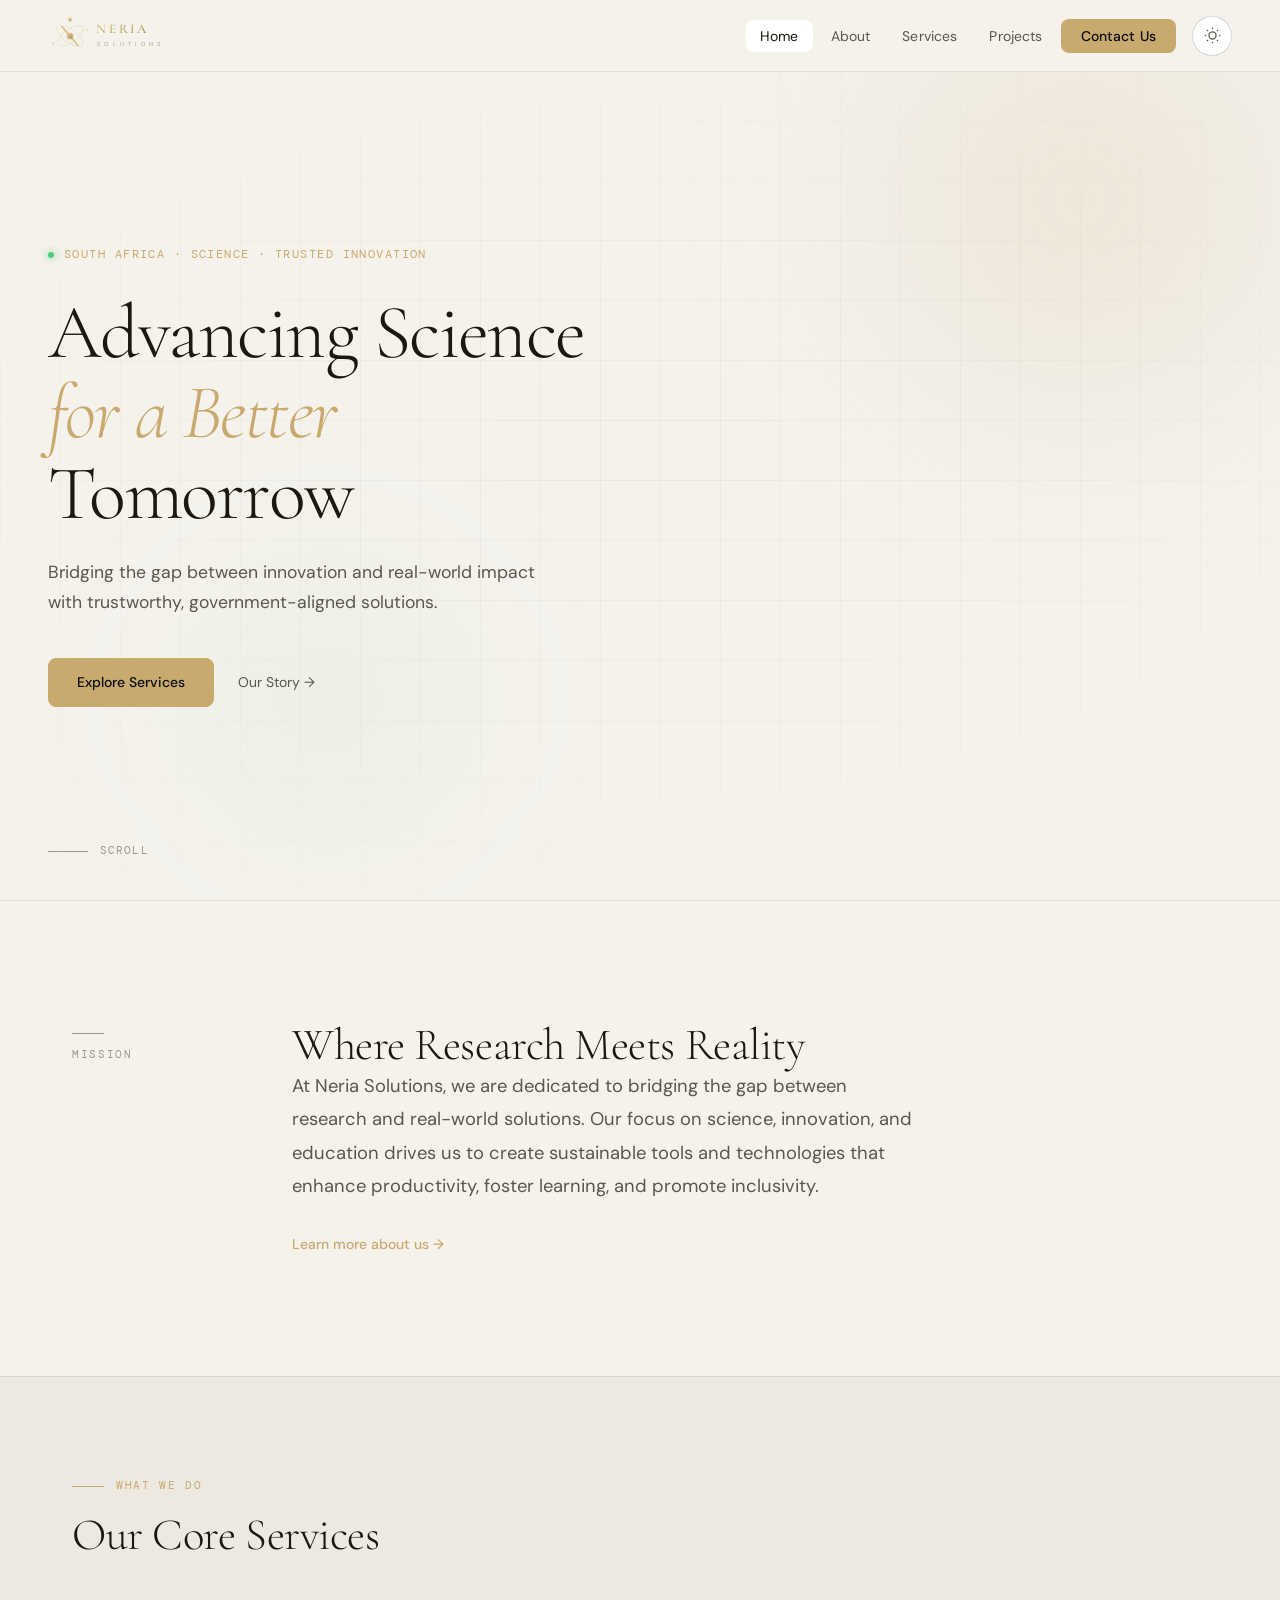
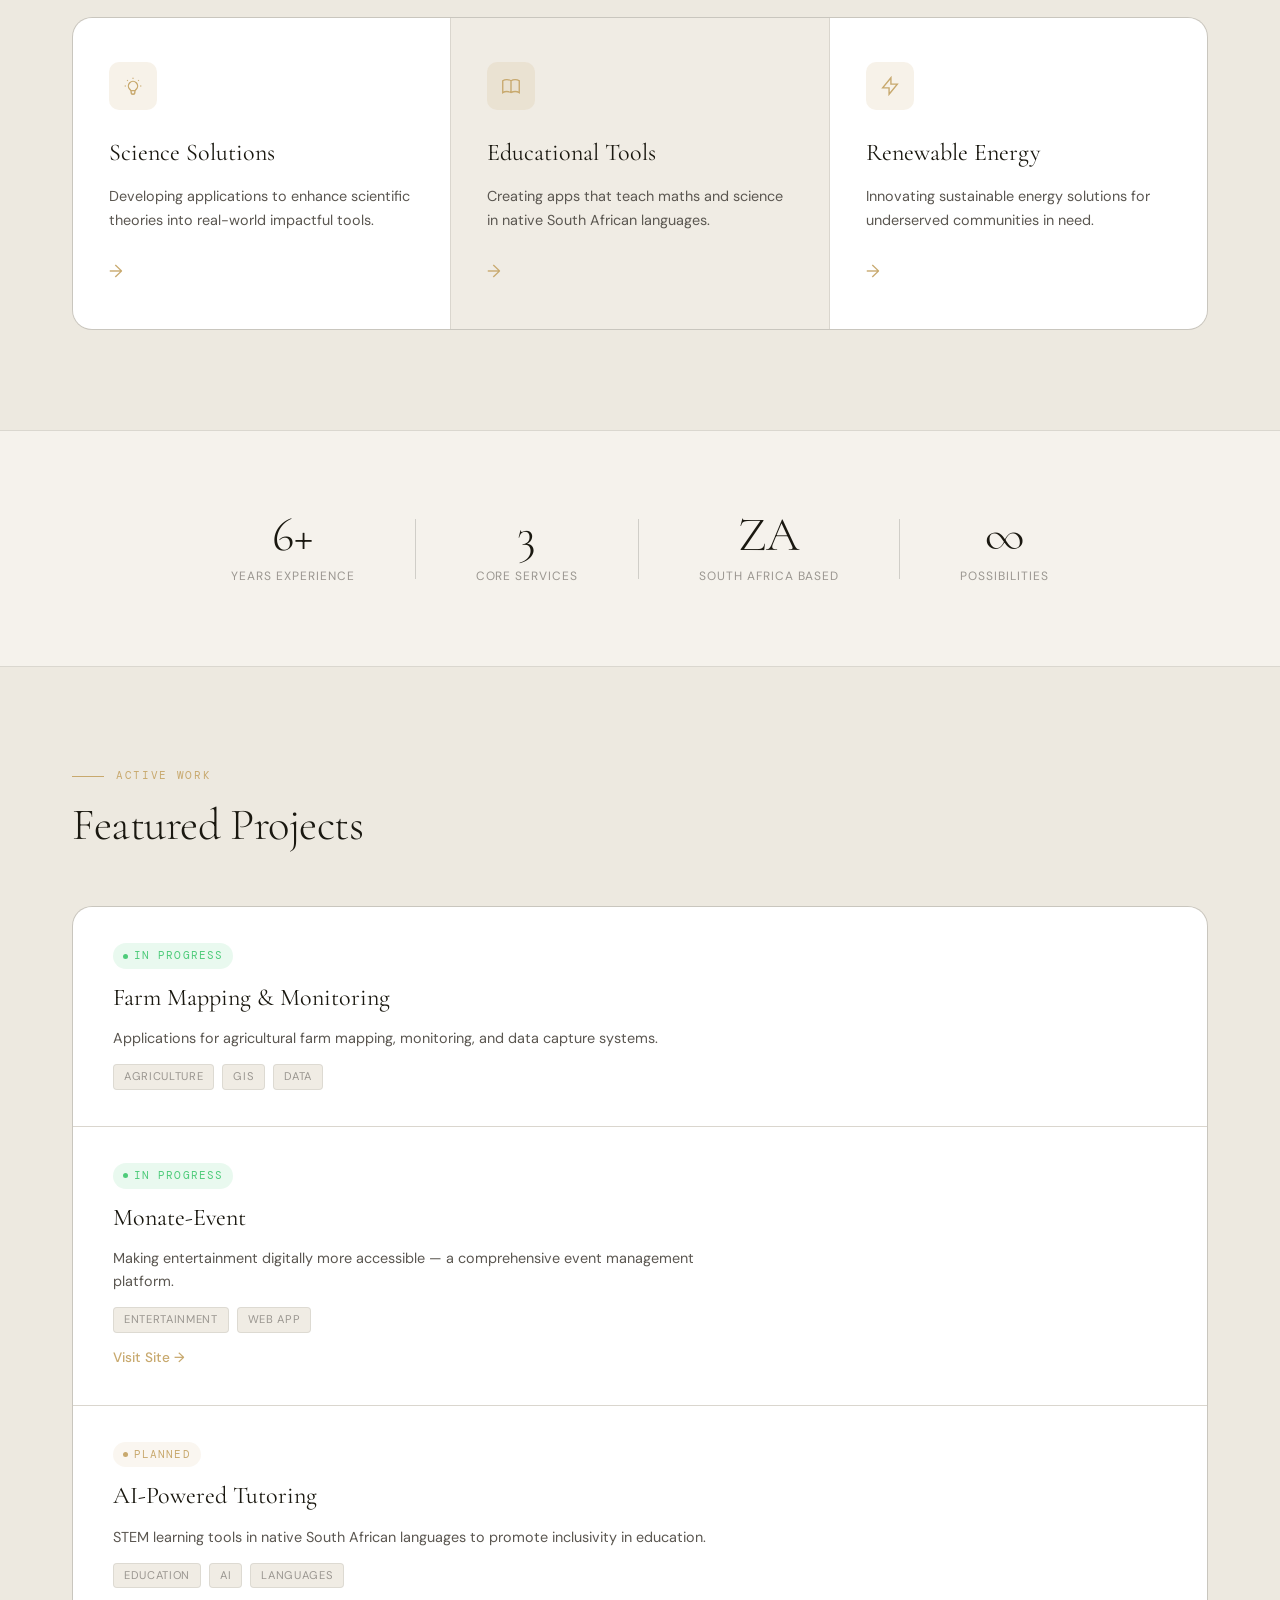
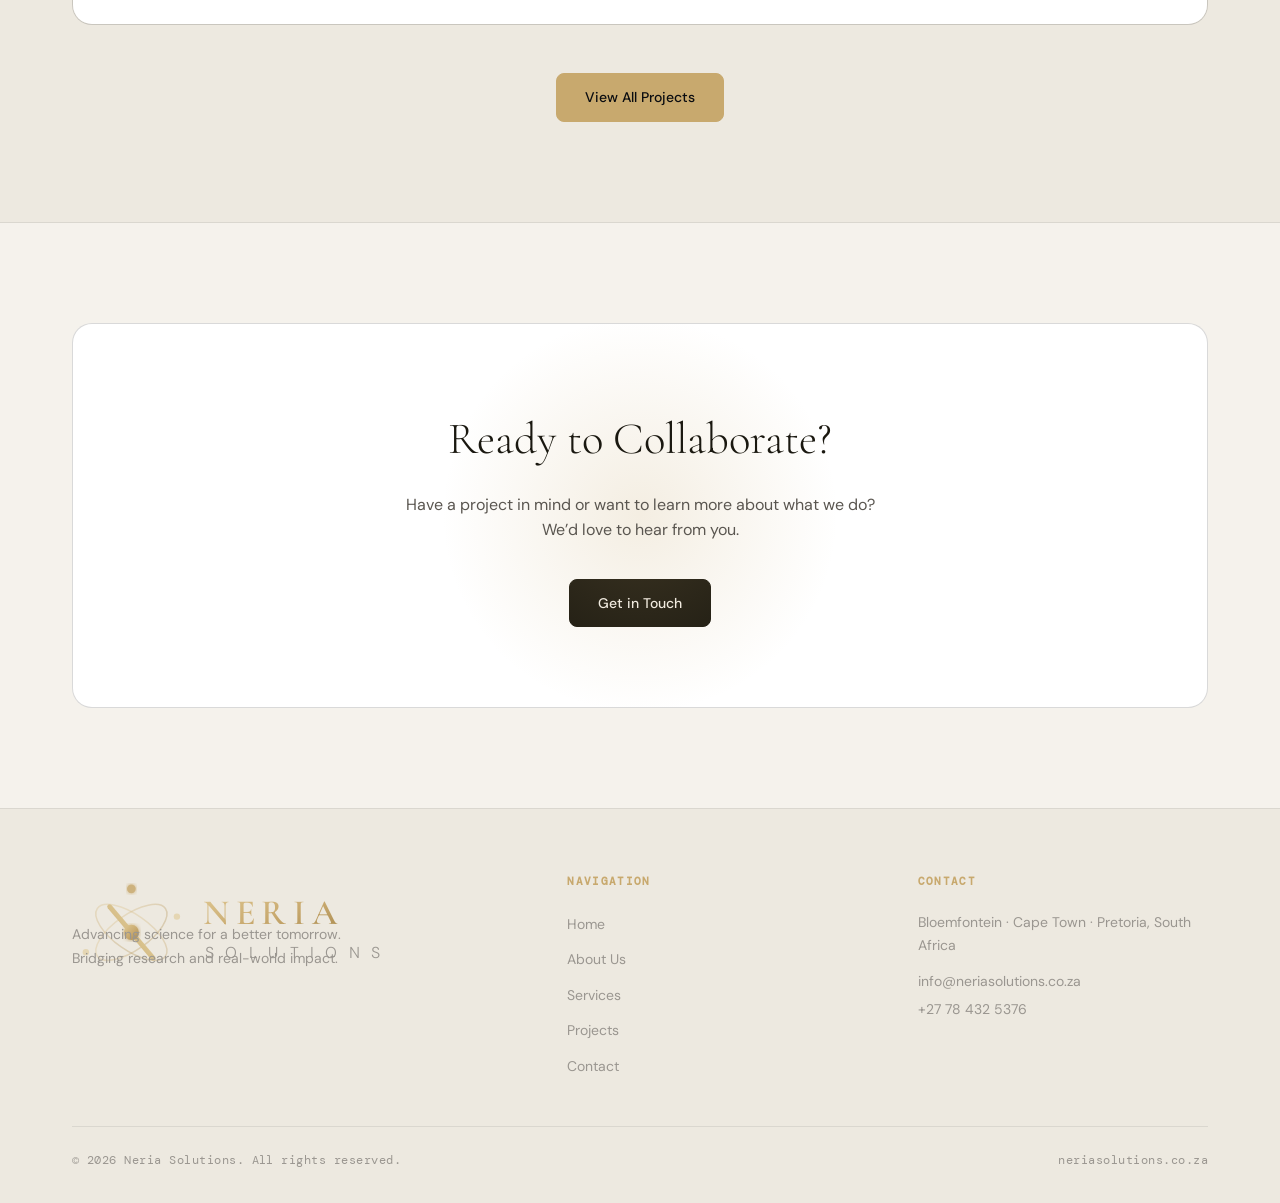
<file: index.html>
<!DOCTYPE html>
<html lang="en">
<head>
  <script>!function(){var t=localStorage.getItem('neria-theme')||(window.matchMedia('(prefers-color-scheme:dark)').matches?'dark':'light');document.documentElement.setAttribute('data-theme',t)}();</script>
  <meta charset="UTF-8"/>
  <meta name="viewport" content="width=device-width, initial-scale=1.0"/>
  <meta name="description" content="Neria Solutions delivers trusted science and technology solutions across South Africa. Government-aligned, research-driven, and built for real-world impact."/>
  <meta name="theme-color" content="#f5f2ec"/>
  <title>Neria Solutions — Advancing Science for a Better Tomorrow</title>
  <link rel="preconnect" href="https://fonts.googleapis.com">
  <link href="https://fonts.googleapis.com/css2?family=Cormorant+Garamond:ital,wght@0,300;0,400;0,600;1,300;1,400&family=DM+Sans:wght@300;400;500&family=DM+Mono:wght@400&display=swap" rel="stylesheet">
  <link rel="stylesheet" href="styles.css">
</head>
<body>
  <nav class="nav" id="nav">
    <a href="index.html" class="nav-logo" aria-label="Neria Solutions" style="display:flex;align-items:center">
      <div style="height:44px;width:auto"><svg xmlns="http://www.w3.org/2000/svg" viewBox="0 0 220 60" fill="none">
  <defs>
    <linearGradient id="lg1" x1="0%" y1="0%" x2="100%" y2="100%"><stop offset="0%" stop-color="#e0c994"/><stop offset="55%" stop-color="#c8a96e"/><stop offset="100%" stop-color="#a8894e"/></linearGradient>
    <linearGradient id="lg2" x1="0%" y1="100%" x2="100%" y2="0%"><stop offset="0%" stop-color="#c8a96e"/><stop offset="100%" stop-color="#e8d8a8"/></linearGradient>
    <filter id="gf"><feGaussianBlur stdDeviation="1.2" result="b"/><feMerge><feMergeNode in="b"/><feMergeNode in="SourceGraphic"/></feMerge></filter>
  </defs>
  <ellipse cx="30" cy="30" rx="21" ry="9" stroke="url(#lg1)" stroke-width="0.75" opacity="0.35" transform="rotate(-35 30 30)"/>
  <ellipse cx="30" cy="30" rx="21" ry="9" stroke="url(#lg1)" stroke-width="0.75" opacity="0.35" transform="rotate(35 30 30)"/>
  <line x1="19" y1="17" x2="19" y2="43" stroke="url(#lg1)" stroke-width="2.4" stroke-linecap="round"/>
  <line x1="19" y1="17" x2="41" y2="43" stroke="url(#lg2)" stroke-width="2.4" stroke-linecap="round"/>
  <line x1="41" y1="17" x2="41" y2="43" stroke="url(#lg1)" stroke-width="2.4" stroke-linecap="round"/>
  <circle cx="30" cy="30" r="3.8" fill="url(#lg1)" filter="url(#gf)"/>
  <circle cx="30" cy="8" r="2.2" fill="#c8a96e" opacity="0.85" filter="url(#gf)"/>
  <circle cx="53" cy="22" r="1.6" fill="#e0c994" opacity="0.6"/>
  <circle cx="7" cy="40" r="1.6" fill="#e0c994" opacity="0.6"/>
  <text x="66" y="26" font-family="'Cormorant Garamond',Georgia,serif" font-size="18" font-weight="600" letter-spacing="3.5" fill="url(#lg1)">NERIA</text>
  <line x1="66" y1="31" x2="210" y2="31" stroke="url(#lg1)" stroke-width="0.4" opacity="0.45"/>
  <text x="67" y="43" font-family="'DM Sans',Helvetica,sans-serif" font-size="8" font-weight="300" letter-spacing="5.8" fill="var(--txd)">SOLUTIONS</text>
</svg></div>
    </a>
    <div class="nav-right">
      <ul class="nav-links" id="navLinks">
        <li><a href="index.html" class="active">Home</a></li>
        <li><a href="about.html">About</a></li>
        <li><a href="services.html">Services</a></li>
        <li><a href="projects.html">Projects</a></li>
        <li><a href="contact.html" class="nav-cta">Contact Us</a></li>
      </ul>
      <button class="theme-toggle" aria-label="Toggle dark/light mode">
        <svg class="icon-moon" viewBox="0 0 24 24" fill="none" stroke="currentColor" stroke-width="1.8"><path d="M21 12.79A9 9 0 1111.21 3 7 7 0 0021 12.79z"/></svg>
        <svg class="icon-sun" viewBox="0 0 24 24" fill="none" stroke="currentColor" stroke-width="1.8"><circle cx="12" cy="12" r="5"/><line x1="12" y1="1" x2="12" y2="3"/><line x1="12" y1="21" x2="12" y2="23"/><line x1="4.22" y1="4.22" x2="5.64" y2="5.64"/><line x1="18.36" y1="18.36" x2="19.78" y2="19.78"/><line x1="1" y1="12" x2="3" y2="12"/><line x1="21" y1="12" x2="23" y2="12"/><line x1="4.22" y1="19.78" x2="5.64" y2="18.36"/><line x1="18.36" y1="5.64" x2="19.78" y2="4.22"/></svg>
      </button>
      <button class="nav-toggle" id="navToggle" aria-label="Menu" aria-expanded="false"><span></span><span></span><span></span></button>
    </div>
  </nav>

  <section class="hero">
    <div class="hero-bg">
      <div class="hero-orb orb-1"></div>
      <div class="hero-orb orb-2"></div>
      <div class="hero-grid"></div>
    </div>
    <div class="hero-content">
      <div class="hero-eyebrow"><span class="dot"></span>South Africa &middot; Science &middot; Trusted Innovation</div>
      <h1 class="hero-title">Advancing Science<br><em>for a Better</em><br>Tomorrow</h1>
      <p class="hero-sub">Bridging the gap between innovation and real-world impact with trustworthy, government-aligned solutions.</p>
      <div class="hero-actions">
        <a href="services.html" class="btn-primary">Explore Services</a>
        <a href="about.html" class="btn-ghost">Our Story &rarr;</a>
      </div>
    </div>
    <div class="hero-scroll"><div class="scroll-line"></div><span>Scroll</span></div>
  </section>

  <section class="mission">
    <div class="container">
      <div class="mission-grid">
        <div class="mission-label"><span class="label-line"></span>Mission</div>
        <div class="mission-body">
          <h2 class="section-title">Where Research Meets Reality</h2>
          <p class="mission-text">At Neria Solutions, we are dedicated to bridging the gap between research and real-world solutions. Our focus on science, innovation, and education drives us to create sustainable tools and technologies that enhance productivity, foster learning, and promote inclusivity.</p>
          <a href="about.html" class="text-link">Learn more about us &rarr;</a>
        </div>
      </div>
    </div>
  </section>

  <section class="services-preview">
    <div class="container">
      <div class="section-header">
        <div class="section-label"><span class="label-line"></span>What We Do</div>
        <h2 class="section-title">Our Core Services</h2>
      </div>
      <div class="services-grid">
        <a href="services.html" class="service-card">
          <div class="service-icon"><svg viewBox="0 0 24 24" fill="none" stroke="currentColor" stroke-width="1.5"><path d="M9.663 17h4.673M12 3v1m6.364 1.636l-.707.707M21 12h-1M4 12H3m3.343-5.657l-.707-.707m2.828 9.9a5 5 0 117.072 0l-.548.547A3.374 3.374 0 0014 18.469V19a2 2 0 11-4 0v-.531c0-.895-.356-1.754-.988-2.386l-.548-.547z"/></svg></div>
          <h3>Science Solutions</h3><p>Developing applications to enhance scientific theories into real-world impactful tools.</p>
          <span class="card-arrow">&rarr;</span>
        </a>
        <a href="services.html" class="service-card service-card--accent">
          <div class="service-icon"><svg viewBox="0 0 24 24" fill="none" stroke="currentColor" stroke-width="1.5"><path d="M12 6.253v13m0-13C10.832 5.477 9.246 5 7.5 5S4.168 5.477 3 6.253v13C4.168 18.477 5.754 18 7.5 18s3.332.477 4.5 1.253m0-13C13.168 5.477 14.754 5 16.5 5c1.747 0 3.332.477 4.5 1.253v13C19.832 18.477 18.247 18 16.5 18c-1.746 0-3.332.477-4.5 1.253"/></svg></div>
          <h3>Educational Tools</h3><p>Creating apps that teach maths and science in native South African languages.</p>
          <span class="card-arrow">&rarr;</span>
        </a>
        <a href="services.html" class="service-card">
          <div class="service-icon"><svg viewBox="0 0 24 24" fill="none" stroke="currentColor" stroke-width="1.5"><path d="M13 10V3L4 14h7v7l9-11h-7z"/></svg></div>
          <h3>Renewable Energy</h3><p>Innovating sustainable energy solutions for underserved communities in need.</p>
          <span class="card-arrow">&rarr;</span>
        </a>
      </div>
    </div>
  </section>

  <section class="stats">
    <div class="container">
      <div class="stats-grid">
        <div class="stat"><span class="stat-number">6+</span><span class="stat-label">Years Experience</span></div>
        <div class="stat-divider"></div>
        <div class="stat"><span class="stat-number">3</span><span class="stat-label">Core Services</span></div>
        <div class="stat-divider"></div>
        <div class="stat"><span class="stat-number">ZA</span><span class="stat-label">South Africa Based</span></div>
        <div class="stat-divider"></div>
        <div class="stat"><span class="stat-number">&infin;</span><span class="stat-label">Possibilities</span></div>
      </div>
    </div>
  </section>

  <section class="projects-preview">
    <div class="container">
      <div class="section-header">
        <div class="section-label"><span class="label-line"></span>Active Work</div>
        <h2 class="section-title">Featured Projects</h2>
      </div>
      <div class="projects-list">
        <div class="project-item">
          <div class="project-status in-progress">In Progress</div>
          <h3>Farm Mapping &amp; Monitoring</h3>
          <p>Applications for agricultural farm mapping, monitoring, and data capture systems.</p>
          <div class="project-tags"><span>Agriculture</span><span>GIS</span><span>Data</span></div>
        </div>
        <div class="project-item">
          <div class="project-status in-progress">In Progress</div>
          <h3>Monate-Event</h3>
          <p>Making entertainment digitally more accessible &mdash; a comprehensive event management platform.</p>
          <div class="project-tags"><span>Entertainment</span><span>Web App</span></div>
          <a href="https://monate-event.co.za" target="_blank" class="project-link">Visit Site &rarr;</a>
        </div>
        <div class="project-item">
          <div class="project-status planned">Planned</div>
          <h3>AI-Powered Tutoring</h3>
          <p>STEM learning tools in native South African languages to promote inclusivity in education.</p>
          <div class="project-tags"><span>Education</span><span>AI</span><span>Languages</span></div>
        </div>
      </div>
      <div class="section-footer"><a href="projects.html" class="btn-primary">View All Projects</a></div>
    </div>
  </section>

  <section class="cta-section">
    <div class="container">
      <div class="cta-box">
        <div class="cta-orb"></div>
        <h2>Ready to Collaborate?</h2>
        <p>Have a project in mind or want to learn more about what we do? We&rsquo;d love to hear from you.</p>
        <a href="contact.html" class="btn-primary btn-light">Get in Touch</a>
      </div>
    </div>
  </section>

  <footer class="footer">
    <div class="container">
      <div class="footer-grid">
        <div class="footer-brand">
          <a href="index.html" aria-label="Neria Solutions"><div style="height:36px;width:auto"><svg xmlns="http://www.w3.org/2000/svg" viewBox="0 0 220 60" fill="none">
  <defs>
    <linearGradient id="lg1" x1="0%" y1="0%" x2="100%" y2="100%"><stop offset="0%" stop-color="#e0c994"/><stop offset="55%" stop-color="#c8a96e"/><stop offset="100%" stop-color="#a8894e"/></linearGradient>
    <linearGradient id="lg2" x1="0%" y1="100%" x2="100%" y2="0%"><stop offset="0%" stop-color="#c8a96e"/><stop offset="100%" stop-color="#e8d8a8"/></linearGradient>
    <filter id="gf"><feGaussianBlur stdDeviation="1.2" result="b"/><feMerge><feMergeNode in="b"/><feMergeNode in="SourceGraphic"/></feMerge></filter>
  </defs>
  <ellipse cx="30" cy="30" rx="21" ry="9" stroke="url(#lg1)" stroke-width="0.75" opacity="0.35" transform="rotate(-35 30 30)"/>
  <ellipse cx="30" cy="30" rx="21" ry="9" stroke="url(#lg1)" stroke-width="0.75" opacity="0.35" transform="rotate(35 30 30)"/>
  <line x1="19" y1="17" x2="19" y2="43" stroke="url(#lg1)" stroke-width="2.4" stroke-linecap="round"/>
  <line x1="19" y1="17" x2="41" y2="43" stroke="url(#lg2)" stroke-width="2.4" stroke-linecap="round"/>
  <line x1="41" y1="17" x2="41" y2="43" stroke="url(#lg1)" stroke-width="2.4" stroke-linecap="round"/>
  <circle cx="30" cy="30" r="3.8" fill="url(#lg1)" filter="url(#gf)"/>
  <circle cx="30" cy="8" r="2.2" fill="#c8a96e" opacity="0.85" filter="url(#gf)"/>
  <circle cx="53" cy="22" r="1.6" fill="#e0c994" opacity="0.6"/>
  <circle cx="7" cy="40" r="1.6" fill="#e0c994" opacity="0.6"/>
  <text x="66" y="26" font-family="'Cormorant Garamond',Georgia,serif" font-size="18" font-weight="600" letter-spacing="3.5" fill="url(#lg1)">NERIA</text>
  <line x1="66" y1="31" x2="210" y2="31" stroke="url(#lg1)" stroke-width="0.4" opacity="0.45"/>
  <text x="67" y="43" font-family="'DM Sans',Helvetica,sans-serif" font-size="8" font-weight="300" letter-spacing="5.8" fill="var(--txd)">SOLUTIONS</text>
</svg></div></a>
          <p>Advancing science for a better tomorrow. Bridging research and real-world impact.</p>
        </div>
        <div class="footer-links">
          <h4>Navigation</h4>
          <ul>
            <li><a href="index.html">Home</a></li>
            <li><a href="about.html">About Us</a></li>
            <li><a href="services.html">Services</a></li>
            <li><a href="projects.html">Projects</a></li>
            <li><a href="contact.html">Contact</a></li>
          </ul>
        </div>
        <div class="footer-contact">
          <h4>Contact</h4>
          <p>Bloemfontein &middot; Cape Town &middot; Pretoria, South Africa</p>
          <a href="mailto:info&#64;neriasolutions.co.za">info&#64;neriasolutions.co.za</a>
          <a href="tel:+27784325376">+27 78 432 5376</a>
        </div>
      </div>
      <div class="footer-bottom">
        <span>&copy; 2026 Neria Solutions. All rights reserved.</span>
        <span>neriasolutions.co.za</span>
      </div>
    </div>
  </footer>
  <script src="Main.js"></script>
</body>
</html>
</file>
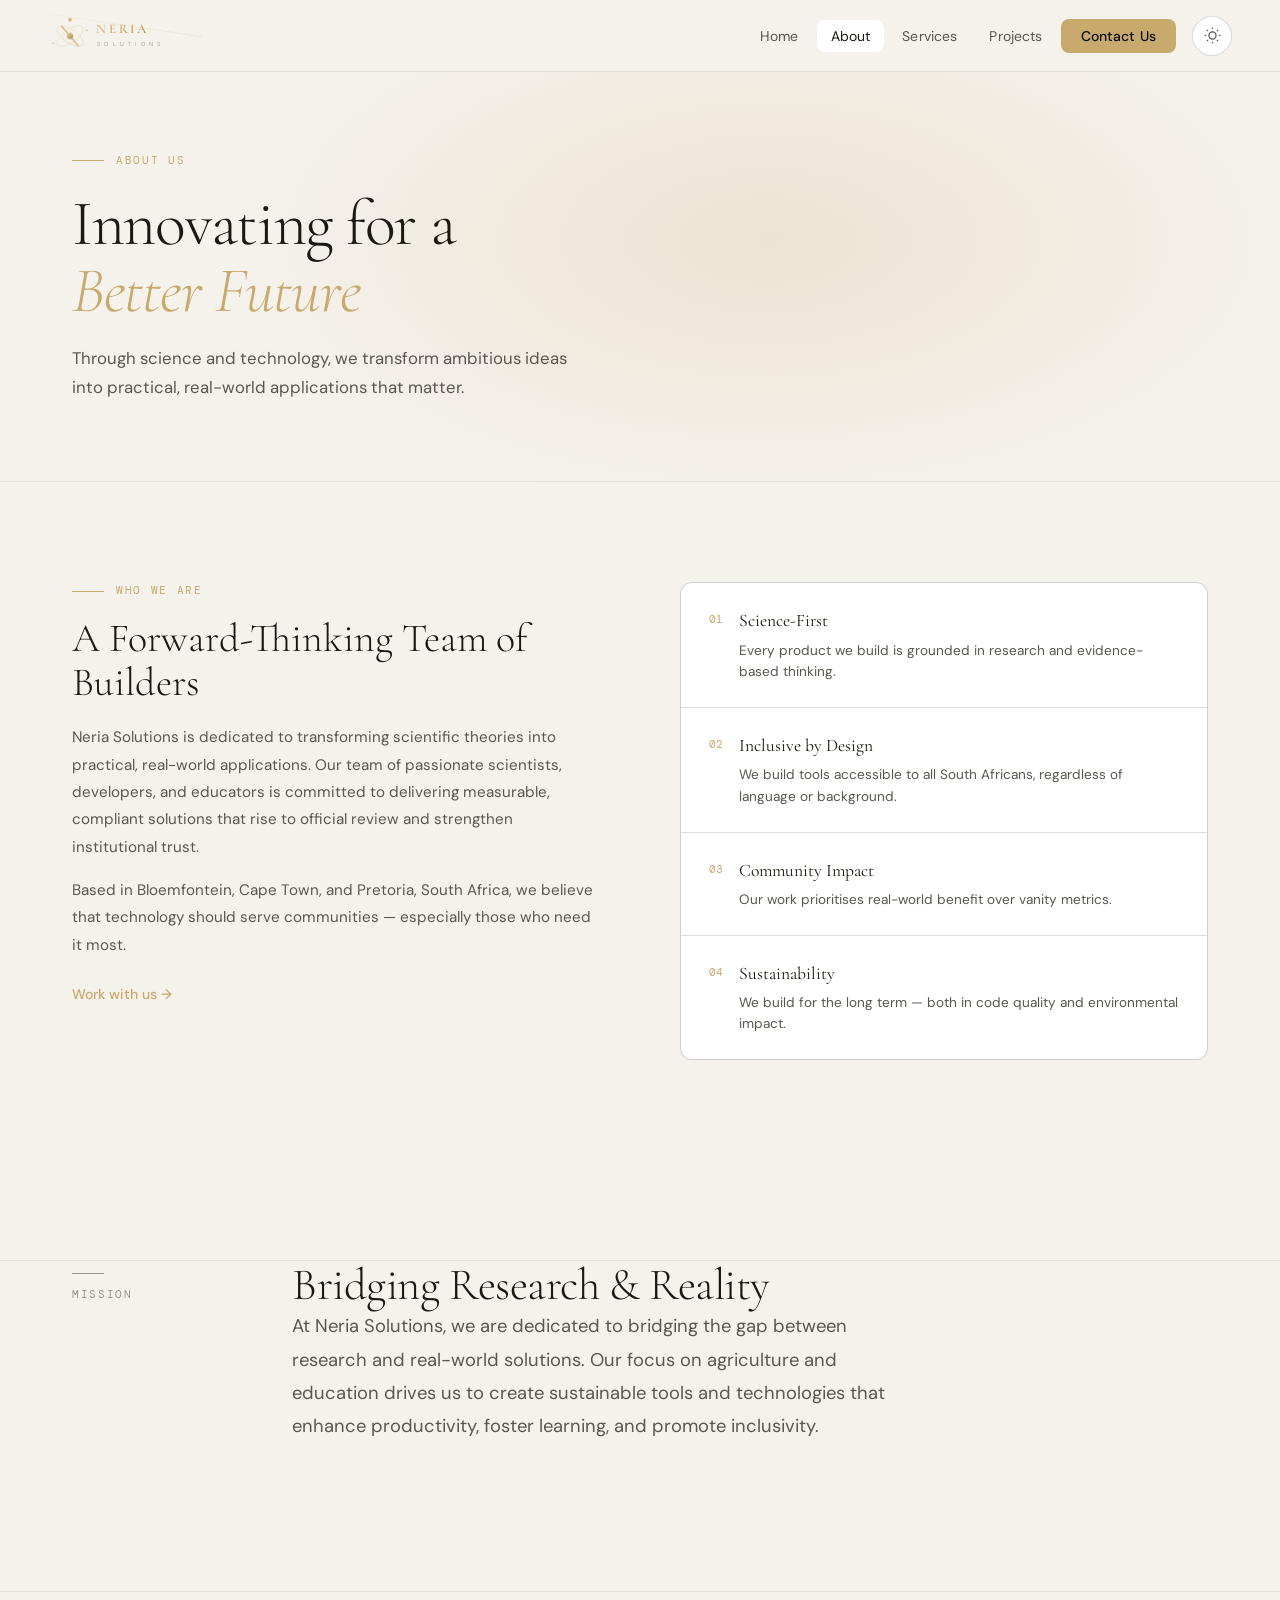
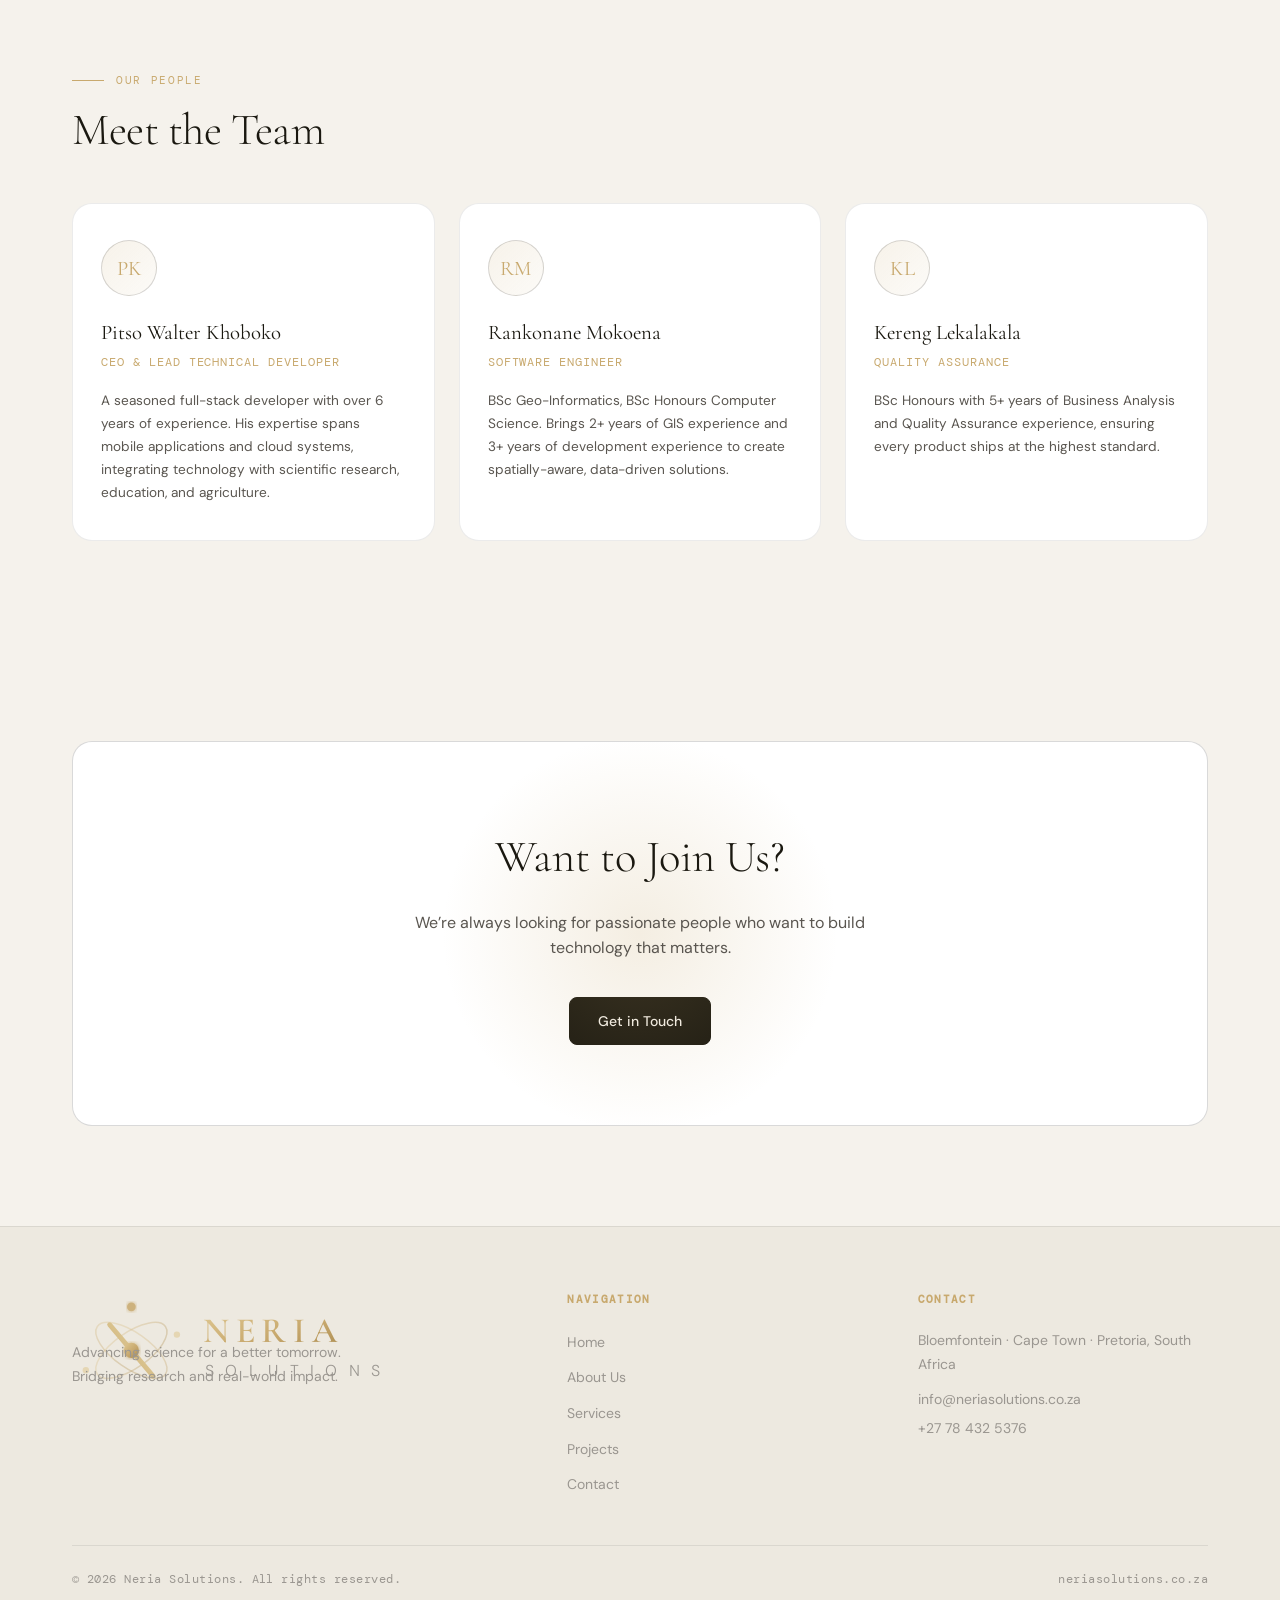
<file: about.html>
<!DOCTYPE html>
<html lang="en">
<head>
  <script>!function(){var t=localStorage.getItem('neria-theme')||(window.matchMedia('(prefers-color-scheme:dark)').matches?'dark':'light');document.documentElement.setAttribute('data-theme',t)}();</script>
  <meta charset="UTF-8"/>
  <meta name="viewport" content="width=device-width, initial-scale=1.0"/>
  <meta name="description" content="Neria Solutions is a trusted South African science and technology partner, delivering official-quality solutions for government, education and agriculture."/>
  <meta name="theme-color" content="#f5f2ec"/>
  <title>About Us — Neria Solutions</title>
  <link rel="preconnect" href="https://fonts.googleapis.com">
  <link href="https://fonts.googleapis.com/css2?family=Cormorant+Garamond:ital,wght@0,300;0,400;0,600;1,300;1,400&family=DM+Sans:wght@300;400;500&family=DM+Mono:wght@400&display=swap" rel="stylesheet">
  <link rel="stylesheet" href="styles.css">
</head>
<body>
  <nav class="nav" id="nav">
    <a href="index.html" class="nav-logo" aria-label="Neria Solutions" style="display:flex;align-items:center">
      <div style="height:44px;width:auto"><svg xmlns="http://www.w3.org/2000/svg" viewBox="0 0 220 60" fill="none">
  <defs>
    <linearGradient id="lg1" x1="0%" y1="0%" x2="100%" y2="100%"><stop offset="0%" stop-color="#e0c994"/><stop offset="55%" stop-color="#c8a96e"/><stop offset="100%" stop-color="#a8894e"/></linearGradient>
    <linearGradient id="lg2" x1="0%" y1="100%" x2="100%" y2="0%"><stop offset="0%" stop-color="#c8a96e"/><stop offset="100%" stop-color="#e8d8a8"/></linearGradient>
    <filter id="gf"><feGaussianBlur stdDeviation="1.2" result="b"/><feMerge><feMergeNode in="b"/><feMergeNode in="SourceGraphic"/></feMerge></filter>
  </defs>
  <ellipse cx="30" cy="30" rx="21" ry="9" stroke="url(#lg1)" stroke-width="0.75" opacity="0.35" transform="rotate(-35 30 30)"/>
  <ellipse cx="30" cy="30" rx="21" ry="9" stroke="url(#lg1)" stroke-width="0.75" opacity="0.35" transform="rotate(35 30 30)"/>
  <line x1="19" y1="17" x2="19" y2="43" stroke="url(#lg1)" stroke-width="2.4" stroke-linecap="round"/>
  <line x1="19" y1="17" x2="41" y2="43" stroke="url(#lg2)" stroke-width="2.4" stroke-linecap="round"/>
  <line x1="41" y1="17" x2="41" y2="43" stroke="url(#lg1)" stroke-width="2.4" stroke-linecap="round"/>
  <circle cx="30" cy="30" r="3.8" fill="url(#lg1)" filter="url(#gf)"/>
  <circle cx="30" cy="8" r="2.2" fill="#c8a96e" opacity="0.85" filter="url(#gf)"/>
  <circle cx="53" cy="22" r="1.6" fill="#e0c994" opacity="0.6"/>
  <circle cx="7" cy="40" r="1.6" fill="#e0c994" opacity="0.6"/>
  <text x="66" y="26" font-family="'Cormorant Garamond',Georgia,serif" font-size="18" font-weight="600" letter-spacing="3.5" fill="url(#lg1)">NERIA</text>
  <line x="66" y="31" x2="210" y2="31" stroke="url(#lg1)" stroke-width="0.4" opacity="0.45"/>
  <text x="67" y="43" font-family="'DM Sans',Helvetica,sans-serif" font-size="8" font-weight="300" letter-spacing="5.8" fill="var(--txd)">SOLUTIONS</text>
</svg></div>
    </a>
    <div class="nav-right">
      <ul class="nav-links" id="navLinks">
        <li><a href="index.html">Home</a></li>
        <li><a href="about.html" class="active">About</a></li>
        <li><a href="services.html">Services</a></li>
        <li><a href="projects.html">Projects</a></li>
        <li><a href="contact.html" class="nav-cta">Contact Us</a></li>
      </ul>
      <button class="theme-toggle" aria-label="Toggle dark/light mode">
        <svg class="icon-moon" viewBox="0 0 24 24" fill="none" stroke="currentColor" stroke-width="1.8"><path d="M21 12.79A9 9 0 1111.21 3 7 7 0 0021 12.79z"/></svg>
        <svg class="icon-sun" viewBox="0 0 24 24" fill="none" stroke="currentColor" stroke-width="1.8"><circle cx="12" cy="12" r="5"/><line x1="12" y1="1" x2="12" y2="3"/><line x1="12" y1="21" x2="12" y2="23"/><line x1="4.22" y1="4.22" x2="5.64" y2="5.64"/><line x1="18.36" y1="18.36" x2="19.78" y2="19.78"/><line x1="1" y1="12" x2="3" y2="12"/><line x1="21" y1="12" x2="23" y2="12"/><line x1="4.22" y1="19.78" x2="5.64" y2="18.36"/><line x1="18.36" y1="5.64" x2="19.78" y2="4.22"/></svg>
      </button>
      <button class="nav-toggle" id="navToggle" aria-label="Menu" aria-expanded="false"><span></span><span></span><span></span></button>
    </div>
  </nav>

  <section class="page-hero">
    <div class="container">
      <div class="page-hero-eyebrow"><span class="label-line"></span>About Us</div>
      <h1>Innovating for a<br><em>Better Future</em></h1>
      <p class="page-hero-sub">Through science and technology, we transform ambitious ideas into practical, real-world applications that matter.</p>
    </div>
  </section>

  <section class="about-section">
    <div class="container">
      <div class="about-intro-grid">
        <div class="about-intro-text">
          <div class="section-label"><span class="label-line"></span>Who We Are</div>
          <h2>A Forward-Thinking Team of Builders</h2>
          <p>Neria Solutions is dedicated to transforming scientific theories into practical, real-world applications. Our team of passionate scientists, developers, and educators is committed to delivering measurable, compliant solutions that rise to official review and strengthen institutional trust.</p>
          <p>Based in Bloemfontein, Cape Town, and Pretoria, South Africa, we believe that technology should serve communities &mdash; especially those who need it most.</p>
          <a href="contact.html" class="text-link" style="margin-top:8px">Work with us &rarr;</a>
        </div>
        <div class="about-values">
          <div class="value-item"><span class="value-num">01</span><div><h4>Science-First</h4><p>Every product we build is grounded in research and evidence-based thinking.</p></div></div>
          <div class="value-item"><span class="value-num">02</span><div><h4>Inclusive by Design</h4><p>We build tools accessible to all South Africans, regardless of language or background.</p></div></div>
          <div class="value-item"><span class="value-num">03</span><div><h4>Community Impact</h4><p>Our work prioritises real-world benefit over vanity metrics.</p></div></div>
          <div class="value-item"><span class="value-num">04</span><div><h4>Sustainability</h4><p>We build for the long term &mdash; both in code quality and environmental impact.</p></div></div>
        </div>
      </div>
    </div>
  </section>

  <section class="mission" style="padding-top:0">
    <div class="container">
      <div class="mission-grid">
        <div class="mission-label"><span class="label-line"></span>Mission</div>
        <div class="mission-body">
          <h2 class="section-title">Bridging Research &amp; Reality</h2>
          <p class="mission-text">At Neria Solutions, we are dedicated to bridging the gap between research and real-world solutions. Our focus on agriculture and education drives us to create sustainable tools and technologies that enhance productivity, foster learning, and promote inclusivity.</p>
        </div>
      </div>
    </div>
  </section>

  <section class="team-section">
    <div class="container">
      <div class="section-label"><span class="label-line"></span>Our People</div>
      <h2 class="section-title">Meet the Team</h2>
      <div class="team-grid">
        <div class="team-card">
          <div class="team-avatar">PK</div>
          <h3>Pitso Walter Khoboko</h3>
          <div class="team-role">CEO &amp; Lead Technical Developer</div>
          <p>A seasoned full-stack developer with over 6 years of experience. His expertise spans mobile applications and cloud systems, integrating technology with scientific research, education, and agriculture.</p>
        </div>
        <div class="team-card">
          <div class="team-avatar">RM</div>
          <h3>Rankonane Mokoena</h3>
          <div class="team-role">Software Engineer</div>
          <p>BSc Geo-Informatics, BSc Honours Computer Science. Brings 2+ years of GIS experience and 3+ years of development experience to create spatially-aware, data-driven solutions.</p>
        </div>
        <div class="team-card">
          <div class="team-avatar">KL</div>
          <h3>Kereng Lekalakala</h3>
          <div class="team-role">Quality Assurance</div>
          <p>BSc Honours with 5+ years of Business Analysis and Quality Assurance experience, ensuring every product ships at the highest standard.</p>
        </div>
      </div>
    </div>
  </section>
  <section class="cta-section">
    <div class="container">
      <div class="cta-box">
        <div class="cta-orb"></div>
        <h2>Want to Join Us?</h2>
        <p>We&rsquo;re always looking for passionate people who want to build technology that matters.</p>
        <a href="contact.html" class="btn-primary btn-light">Get in Touch</a>
      </div>
    </div>
  </section>

  <footer class="footer">
    <div class="container">
      <div class="footer-grid">
        <div class="footer-brand">
          <a href="index.html" aria-label="Neria Solutions"><div style="height:36px;width:auto"><svg xmlns="http://www.w3.org/2000/svg" viewBox="0 0 220 60" fill="none">
  <defs>
    <linearGradient id="lg1" x1="0%" y1="0%" x2="100%" y2="100%"><stop offset="0%" stop-color="#e0c994"/><stop offset="55%" stop-color="#c8a96e"/><stop offset="100%" stop-color="#a8894e"/></linearGradient>
    <linearGradient id="lg2" x1="0%" y1="100%" x2="100%" y2="0%"><stop offset="0%" stop-color="#c8a96e"/><stop offset="100%" stop-color="#e8d8a8"/></linearGradient>
    <filter id="gf"><feGaussianBlur stdDeviation="1.2" result="b"/><feMerge><feMergeNode in="b"/><feMergeNode in="SourceGraphic"/></feMerge></filter>
  </defs>
  <ellipse cx="30" cy="30" rx="21" ry="9" stroke="url(#lg1)" stroke-width="0.75" opacity="0.35" transform="rotate(-35 30 30)"/>
  <ellipse cx="30" cy="30" rx="21" ry="9" stroke="url(#lg1)" stroke-width="0.75" opacity="0.35" transform="rotate(35 30 30)"/>
  <line x1="19" y1="17" x2="19" y2="43" stroke="url(#lg1)" stroke-width="2.4" stroke-linecap="round"/>
  <line x1="19" y1="17" x2="41" y2="43" stroke="url(#lg2)" stroke-width="2.4" stroke-linecap="round"/>
  <line x1="41" y1="17" x2="41" y2="43" stroke="url(#lg1)" stroke-width="2.4" stroke-linecap="round"/>
  <circle cx="30" cy="30" r="3.8" fill="url(#lg1)" filter="url(#gf)"/>
  <circle cx="30" cy="8" r="2.2" fill="#c8a96e" opacity="0.85" filter="url(#gf)"/>
  <circle cx="53" cy="22" r="1.6" fill="#e0c994" opacity="0.6"/>
  <circle cx="7" cy="40" r="1.6" fill="#e0c994" opacity="0.6"/>
  <text x="66" y="26" font-family="'Cormorant Garamond',Georgia,serif" font-size="18" font-weight="600" letter-spacing="3.5" fill="url(#lg1)">NERIA</text>
  <line x1="66" y1="31" x2="210" y2="31" stroke="url(#lg1)" stroke-width="0.4" opacity="0.45"/>
  <text x="67" y="43" font-family="'DM Sans',Helvetica,sans-serif" font-size="8" font-weight="300" letter-spacing="5.8" fill="var(--txd)">SOLUTIONS</text>
</svg></div></a>
          <p>Advancing science for a better tomorrow. Bridging research and real-world impact.</p>
        </div>
        <div class="footer-links">
          <h4>Navigation</h4>
          <ul>
            <li><a href="index.html">Home</a></li>
            <li><a href="about.html">About Us</a></li>
            <li><a href="services.html">Services</a></li>
            <li><a href="projects.html">Projects</a></li>
            <li><a href="contact.html">Contact</a></li>
          </ul>
        </div>
        <div class="footer-contact">
          <h4>Contact</h4>
          <p>Bloemfontein &middot; Cape Town &middot; Pretoria, South Africa</p>
          <a href="mailto:info&#64;neriasolutions.co.za">info&#64;neriasolutions.co.za</a>
          <a href="tel:+27784325376">+27 78 432 5376</a>
        </div>
      </div>
      <div class="footer-bottom">
        <span>&copy; 2026 Neria Solutions. All rights reserved.</span>
        <span>neriasolutions.co.za</span>
      </div>
    </div>
  </footer>
  <script src="Main.js"></script>
</body>
</html>
</file>
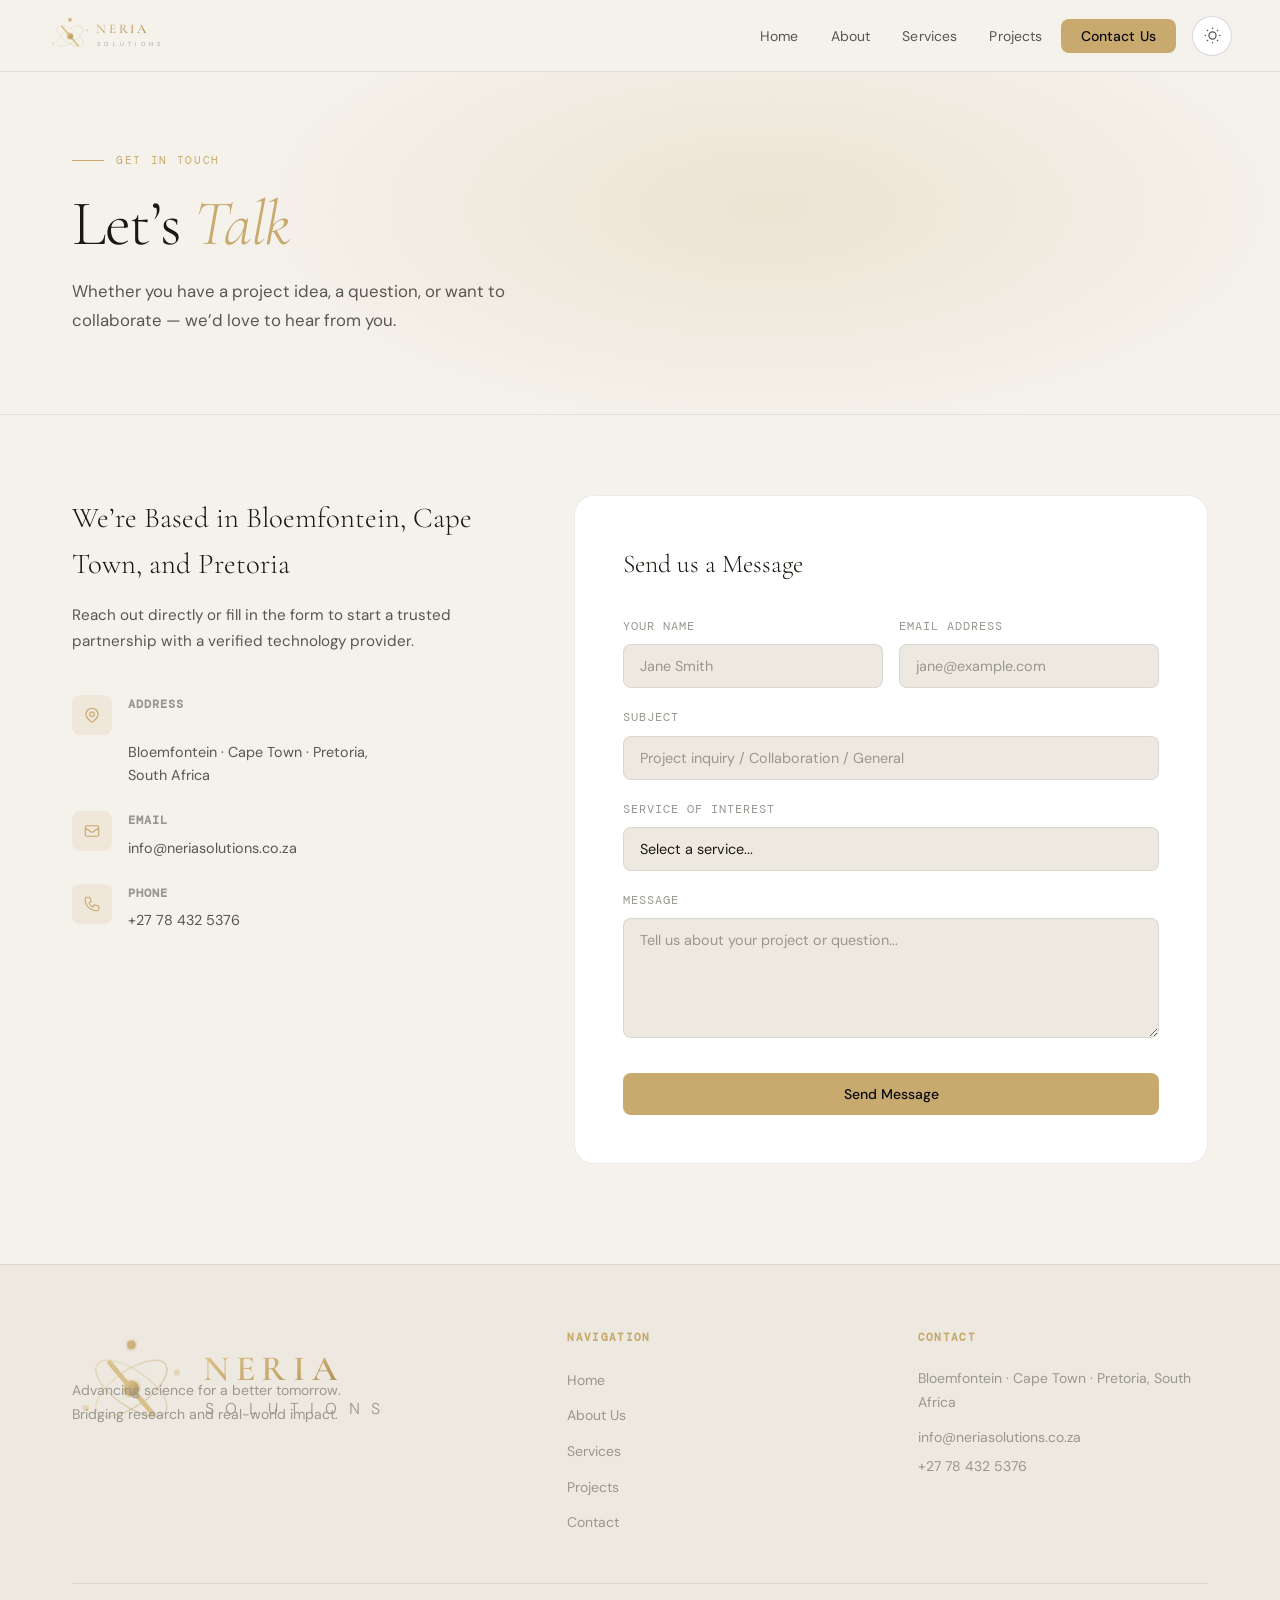
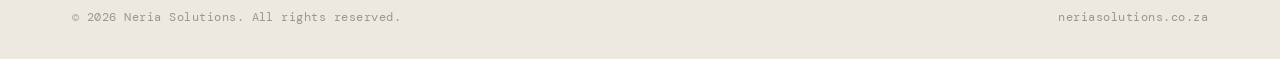
<file: contact.html>
<!DOCTYPE html>
<html lang="en">
<head>
  <script>!function(){var t=localStorage.getItem('neria-theme')||(window.matchMedia('(prefers-color-scheme:dark)').matches?'dark':'light');document.documentElement.setAttribute('data-theme',t)}();</script>
  <meta charset="UTF-8"/>
  <meta name="viewport" content="width=device-width, initial-scale=1.0"/>
  <meta name="description" content="Contact Neria Solutions for trusted technology partnerships and official inquiry support across Bloemfontein, Cape Town, and Pretoria."/>
  <meta name="theme-color" content="#f5f2ec"/>
  <title>Contact — Neria Solutions</title>
  <link rel="preconnect" href="https://fonts.googleapis.com">
  <link href="https://fonts.googleapis.com/css2?family=Cormorant+Garamond:ital,wght@0,300;0,400;0,600;1,300;1,400&family=DM+Sans:wght@300;400;500&family=DM+Mono:wght@400&display=swap" rel="stylesheet">
  <link rel="stylesheet" href="styles.css">
</head>
<body>
  <nav class="nav" id="nav">
    <a href="index.html" class="nav-logo" aria-label="Neria Solutions" style="display:flex;align-items:center">
      <div style="height:44px;width:auto"><svg xmlns="http://www.w3.org/2000/svg" viewBox="0 0 220 60" fill="none">
  <defs>
    <linearGradient id="lg1" x1="0%" y1="0%" x2="100%" y2="100%"><stop offset="0%" stop-color="#e0c994"/><stop offset="55%" stop-color="#c8a96e"/><stop offset="100%" stop-color="#a8894e"/></linearGradient>
    <linearGradient id="lg2" x1="0%" y1="100%" x2="100%" y2="0%"><stop offset="0%" stop-color="#c8a96e"/><stop offset="100%" stop-color="#e8d8a8"/></linearGradient>
    <filter id="gf"><feGaussianBlur stdDeviation="1.2" result="b"/><feMerge><feMergeNode in="b"/><feMergeNode in="SourceGraphic"/></feMerge></filter>
  </defs>
  <ellipse cx="30" cy="30" rx="21" ry="9" stroke="url(#lg1)" stroke-width="0.75" opacity="0.35" transform="rotate(-35 30 30)"/>
  <ellipse cx="30" cy="30" rx="21" ry="9" stroke="url(#lg1)" stroke-width="0.75" opacity="0.35" transform="rotate(35 30 30)"/>
  <line x1="19" y1="17" x2="19" y2="43" stroke="url(#lg1)" stroke-width="2.4" stroke-linecap="round"/>
  <line x1="19" y1="17" x2="41" y2="43" stroke="url(#lg2)" stroke-width="2.4" stroke-linecap="round"/>
  <line x1="41" y1="17" x2="41" y2="43" stroke="url(#lg1)" stroke-width="2.4" stroke-linecap="round"/>
  <circle cx="30" cy="30" r="3.8" fill="url(#lg1)" filter="url(#gf)"/>
  <circle cx="30" cy="8" r="2.2" fill="#c8a96e" opacity="0.85" filter="url(#gf)"/>
  <circle cx="53" cy="22" r="1.6" fill="#e0c994" opacity="0.6"/>
  <circle cx="7" cy="40" r="1.6" fill="#e0c994" opacity="0.6"/>
  <text x="66" y="26" font-family="'Cormorant Garamond',Georgia,serif" font-size="18" font-weight="600" letter-spacing="3.5" fill="url(#lg1)">NERIA</text>
  <line x1="66" y1="31" x2="210" y2="31" stroke="url(#lg1)" stroke-width="0.4" opacity="0.45"/>
  <text x="67" y="43" font-family="'DM Sans',Helvetica,sans-serif" font-size="8" font-weight="300" letter-spacing="5.8" fill="var(--txd)">SOLUTIONS</text>
</svg></div>
    </a>
    <div class="nav-right">
      <ul class="nav-links" id="navLinks">
        <li><a href="index.html">Home</a></li>
        <li><a href="about.html">About</a></li>
        <li><a href="services.html">Services</a></li>
        <li><a href="projects.html">Projects</a></li>
        <li><a href="contact.html" class="nav-cta active">Contact Us</a></li>
      </ul>
      <button class="theme-toggle" aria-label="Toggle dark/light mode">
        <svg class="icon-moon" viewBox="0 0 24 24" fill="none" stroke="currentColor" stroke-width="1.8"><path d="M21 12.79A9 9 0 1111.21 3 7 7 0 0021 12.79z"/></svg>
        <svg class="icon-sun" viewBox="0 0 24 24" fill="none" stroke="currentColor" stroke-width="1.8"><circle cx="12" cy="12" r="5"/><line x1="12" y1="1" x2="12" y2="3"/><line x1="12" y1="21" x2="12" y2="23"/><line x1="4.22" y1="4.22" x2="5.64" y2="5.64"/><line x1="18.36" y1="18.36" x2="19.78" y2="19.78"/><line x1="1" y1="12" x2="3" y2="12"/><line x1="21" y1="12" x2="23" y2="12"/><line x1="4.22" y1="19.78" x2="5.64" y2="18.36"/><line x1="18.36" y1="5.64" x2="19.78" y2="4.22"/></svg>
      </button>
      <button class="nav-toggle" id="navToggle" aria-label="Menu" aria-expanded="false"><span></span><span></span><span></span></button>
    </div>
  </nav>

  <section class="page-hero">
    <div class="container">
      <div class="page-hero-eyebrow"><span class="label-line"></span>Get in Touch</div>
      <h1>Let&rsquo;s <em>Talk</em></h1>
      <p class="page-hero-sub">Whether you have a project idea, a question, or want to collaborate &mdash; we&rsquo;d love to hear from you.</p>
    </div>
  </section>

  <section class="contact-section">
    <div class="container">
      <div class="contact-grid">
        <div class="contact-info">
          <h3>We&rsquo;re Based in Bloemfontein, Cape Town, and Pretoria</h3>
          <p>Reach out directly or fill in the form to start a trusted partnership with a verified technology provider.</p>
          <div class="contact-detail">
            <div class="contact-item">
              <div class="contact-item-icon"><svg viewBox="0 0 24 24" fill="none" stroke="currentColor" stroke-width="1.5"><path d="M17.657 16.657L13.414 20.9a1.998 1.998 0 01-2.827 0l-4.244-4.243a8 8 0 1111.314 0z"/><path d="M15 11a3 3 0 11-6 0 3 3 0 016 0z"/></svg></div>
              <div><h4>Address</h4><p><br>Bloemfontein &middot; Cape Town &middot; Pretoria,<br>South Africa</p></div>
            </div>
            <div class="contact-item">
              <div class="contact-item-icon"><svg viewBox="0 0 24 24" fill="none" stroke="currentColor" stroke-width="1.5"><path d="M3 8l7.89 5.26a2 2 0 002.22 0L21 8M5 19h14a2 2 0 002-2V7a2 2 0 00-2-2H5a2 2 0 00-2 2v10a2 2 0 002 2z"/></svg></div>
              <div><h4>Email</h4><a href="mailto:info&#64;neriasolutions.co.za">info&#64;neriasolutions.co.za</a></div>
            </div>
            <div class="contact-item">
              <div class="contact-item-icon"><svg viewBox="0 0 24 24" fill="none" stroke="currentColor" stroke-width="1.5"><path d="M3 5a2 2 0 012-2h3.28a1 1 0 01.948.684l1.498 4.493a1 1 0 01-.502 1.21l-2.257 1.13a11.042 11.042 0 005.516 5.516l1.13-2.257a1 1 0 011.21-.502l4.493 1.498a1 1 0 01.684.949V19a2 2 0 01-2 2h-1C9.716 21 3 14.284 3 6V5z"/></svg></div>
              <div><h4>Phone</h4><a href="tel:+27784325376">+27 78 432 5376</a></div>
            </div>
          </div>
        </div>
        <div class="contact-form">
          <h3>Send us a Message</h3>
          <div class="form-row">
            <div class="form-group"><label for="fname">Your Name</label><input type="text" id="fname" placeholder="Jane Smith"/></div>
            <div class="form-group"><label for="femail">Email Address</label><input type="email" id="femail" placeholder="jane@example.com"/></div>
          </div>
          <div class="form-group"><label for="fsubject">Subject</label><input type="text" id="fsubject" placeholder="Project inquiry / Collaboration / General"/></div>
          <div class="form-group">
            <label for="fservice">Service of Interest</label>
            <select id="fservice"><option value="" disabled selected>Select a service...</option><option>Science Solutions</option><option>Educational Tools</option><option>Renewable Energy</option><option>Custom Software Development</option><option>Other / General Inquiry</option></select>
          </div>
          <div class="form-group"><label for="fmessage">Message</label><textarea id="fmessage" placeholder="Tell us about your project or question..."></textarea></div>
          <div class="form-submit">
            <button class="btn-primary" onclick="document.getElementById('fsuccess').style.display='block';this.disabled=true;this.textContent='Sent!';" style="width:100%;justify-content:center;cursor:pointer;border:none;">Send Message</button>
          </div>
          <div id="fsuccess" class="form-success">&#10003; Message sent! We&rsquo;ll be in touch soon.</div>
        </div>
      </div>
    </div>
  </section>

  <footer class="footer">
    <div class="container">
      <div class="footer-grid">
        <div class="footer-brand">
          <a href="index.html" aria-label="Neria Solutions"><div style="height:36px;width:auto"><svg xmlns="http://www.w3.org/2000/svg" viewBox="0 0 220 60" fill="none">
  <defs>
    <linearGradient id="lg1" x1="0%" y1="0%" x2="100%" y2="100%"><stop offset="0%" stop-color="#e0c994"/><stop offset="55%" stop-color="#c8a96e"/><stop offset="100%" stop-color="#a8894e"/></linearGradient>
    <linearGradient id="lg2" x1="0%" y1="100%" x2="100%" y2="0%"><stop offset="0%" stop-color="#c8a96e"/><stop offset="100%" stop-color="#e8d8a8"/></linearGradient>
    <filter id="gf"><feGaussianBlur stdDeviation="1.2" result="b"/><feMerge><feMergeNode in="b"/><feMergeNode in="SourceGraphic"/></feMerge></filter>
  </defs>
  <ellipse cx="30" cy="30" rx="21" ry="9" stroke="url(#lg1)" stroke-width="0.75" opacity="0.35" transform="rotate(-35 30 30)"/>
  <ellipse cx="30" cy="30" rx="21" ry="9" stroke="url(#lg1)" stroke-width="0.75" opacity="0.35" transform="rotate(35 30 30)"/>
  <line x1="19" y1="17" x2="19" y2="43" stroke="url(#lg1)" stroke-width="2.4" stroke-linecap="round"/>
  <line x1="19" y1="17" x2="41" y2="43" stroke="url(#lg2)" stroke-width="2.4" stroke-linecap="round"/>
  <line x1="41" y1="17" x2="41" y2="43" stroke="url(#lg1)" stroke-width="2.4" stroke-linecap="round"/>
  <circle cx="30" cy="30" r="3.8" fill="url(#lg1)" filter="url(#gf)"/>
  <circle cx="30" cy="8" r="2.2" fill="#c8a96e" opacity="0.85" filter="url(#gf)"/>
  <circle cx="53" cy="22" r="1.6" fill="#e0c994" opacity="0.6"/>
  <circle cx="7" cy="40" r="1.6" fill="#e0c994" opacity="0.6"/>
  <text x="66" y="26" font-family="'Cormorant Garamond',Georgia,serif" font-size="18" font-weight="600" letter-spacing="3.5" fill="url(#lg1)">NERIA</text>
  <line x1="66" y1="31" x2="210" y2="31" stroke="url(#lg1)" stroke-width="0.4" opacity="0.45"/>
  <text x="67" y="43" font-family="'DM Sans',Helvetica,sans-serif" font-size="8" font-weight="300" letter-spacing="5.8" fill="var(--txd)">SOLUTIONS</text>
</svg></div></a>
          <p>Advancing science for a better tomorrow. Bridging research and real-world impact.</p>
        </div>
        <div class="footer-links">
          <h4>Navigation</h4>
          <ul>
            <li><a href="index.html">Home</a></li>
            <li><a href="about.html">About Us</a></li>
            <li><a href="services.html">Services</a></li>
            <li><a href="projects.html">Projects</a></li>
            <li><a href="contact.html">Contact</a></li>
          </ul>
        </div>
        <div class="footer-contact">
          <h4>Contact</h4>
          <p>Bloemfontein &middot; Cape Town &middot; Pretoria, South Africa</p>
          <a href="mailto:info&#64;neriasolutions.co.za">info&#64;neriasolutions.co.za</a>
          <a href="tel:+27784325376">+27 78 432 5376</a>
        </div>
      </div>
      <div class="footer-bottom">
        <span>&copy; 2026 Neria Solutions. All rights reserved.</span>
        <span>neriasolutions.co.za</span>
      </div>
    </div>
  </footer>
  <script src="Main.js"></script>
</body>
</html>
</file>
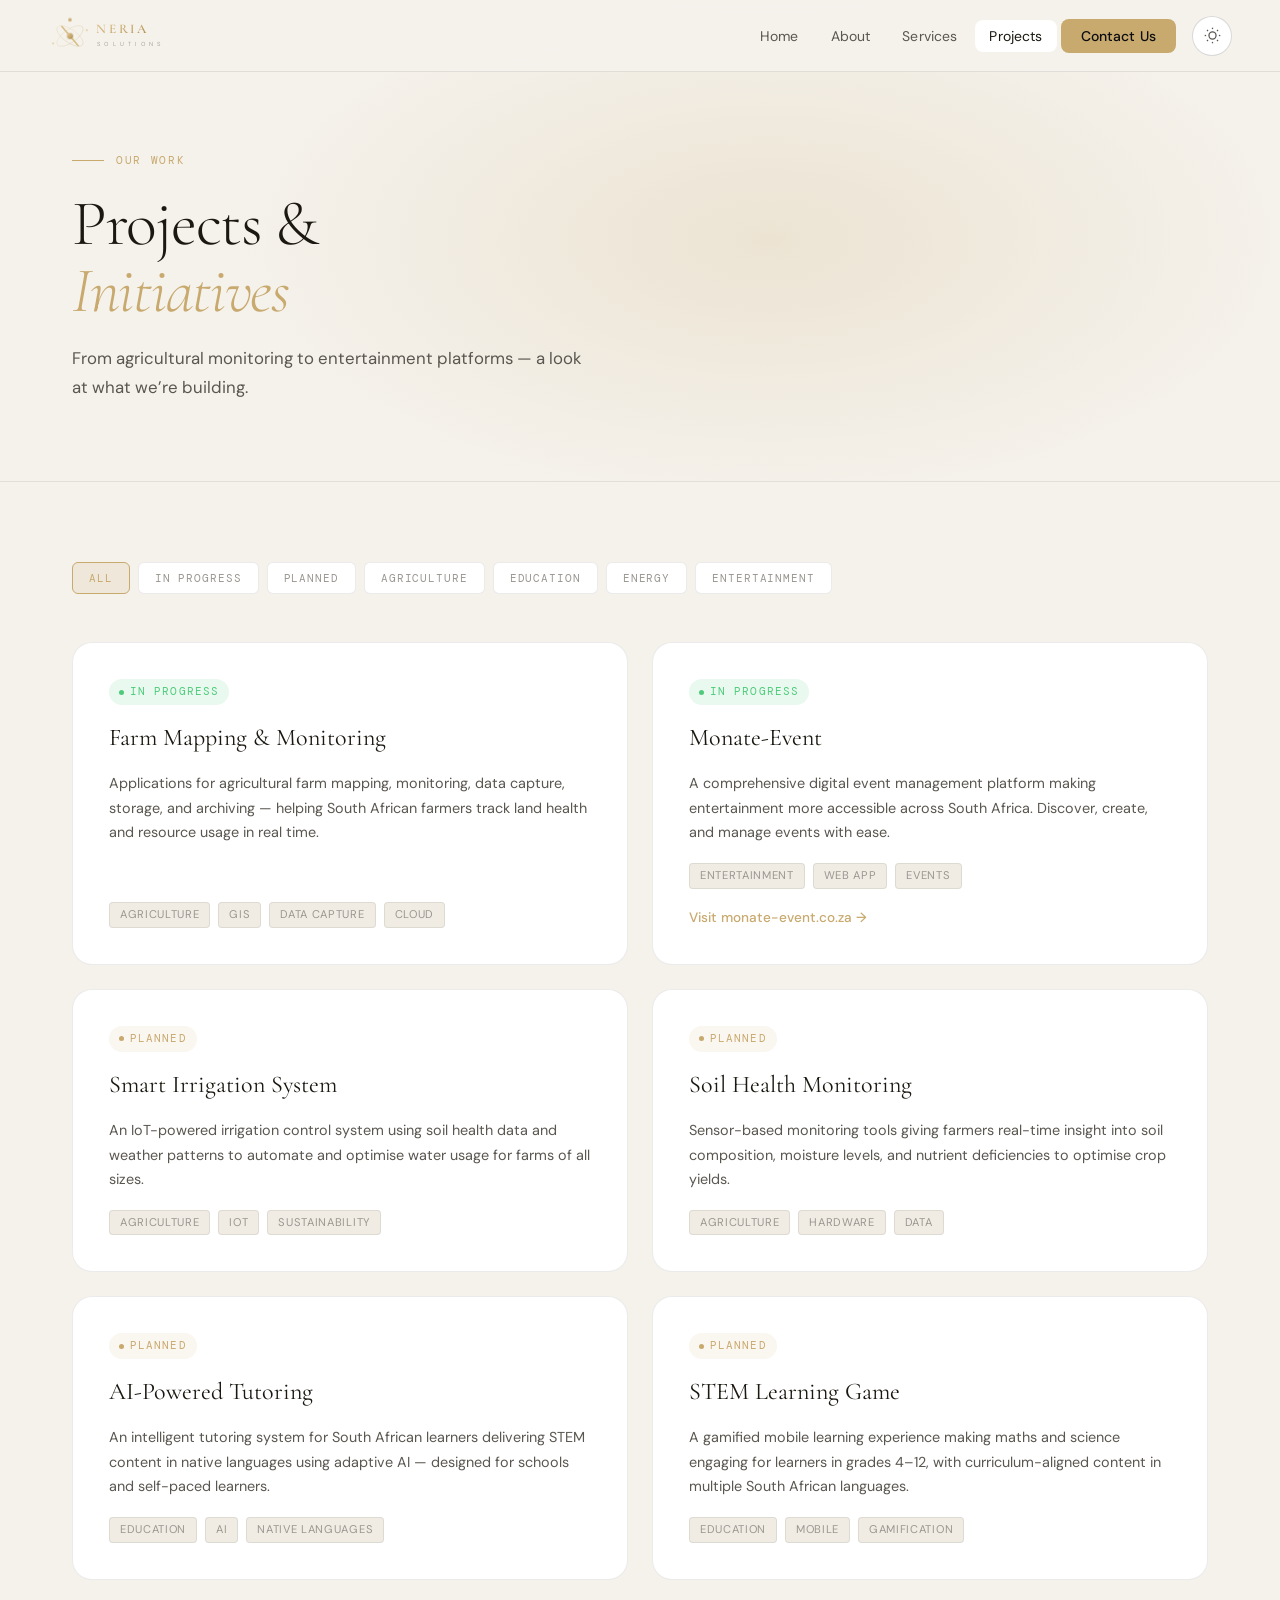
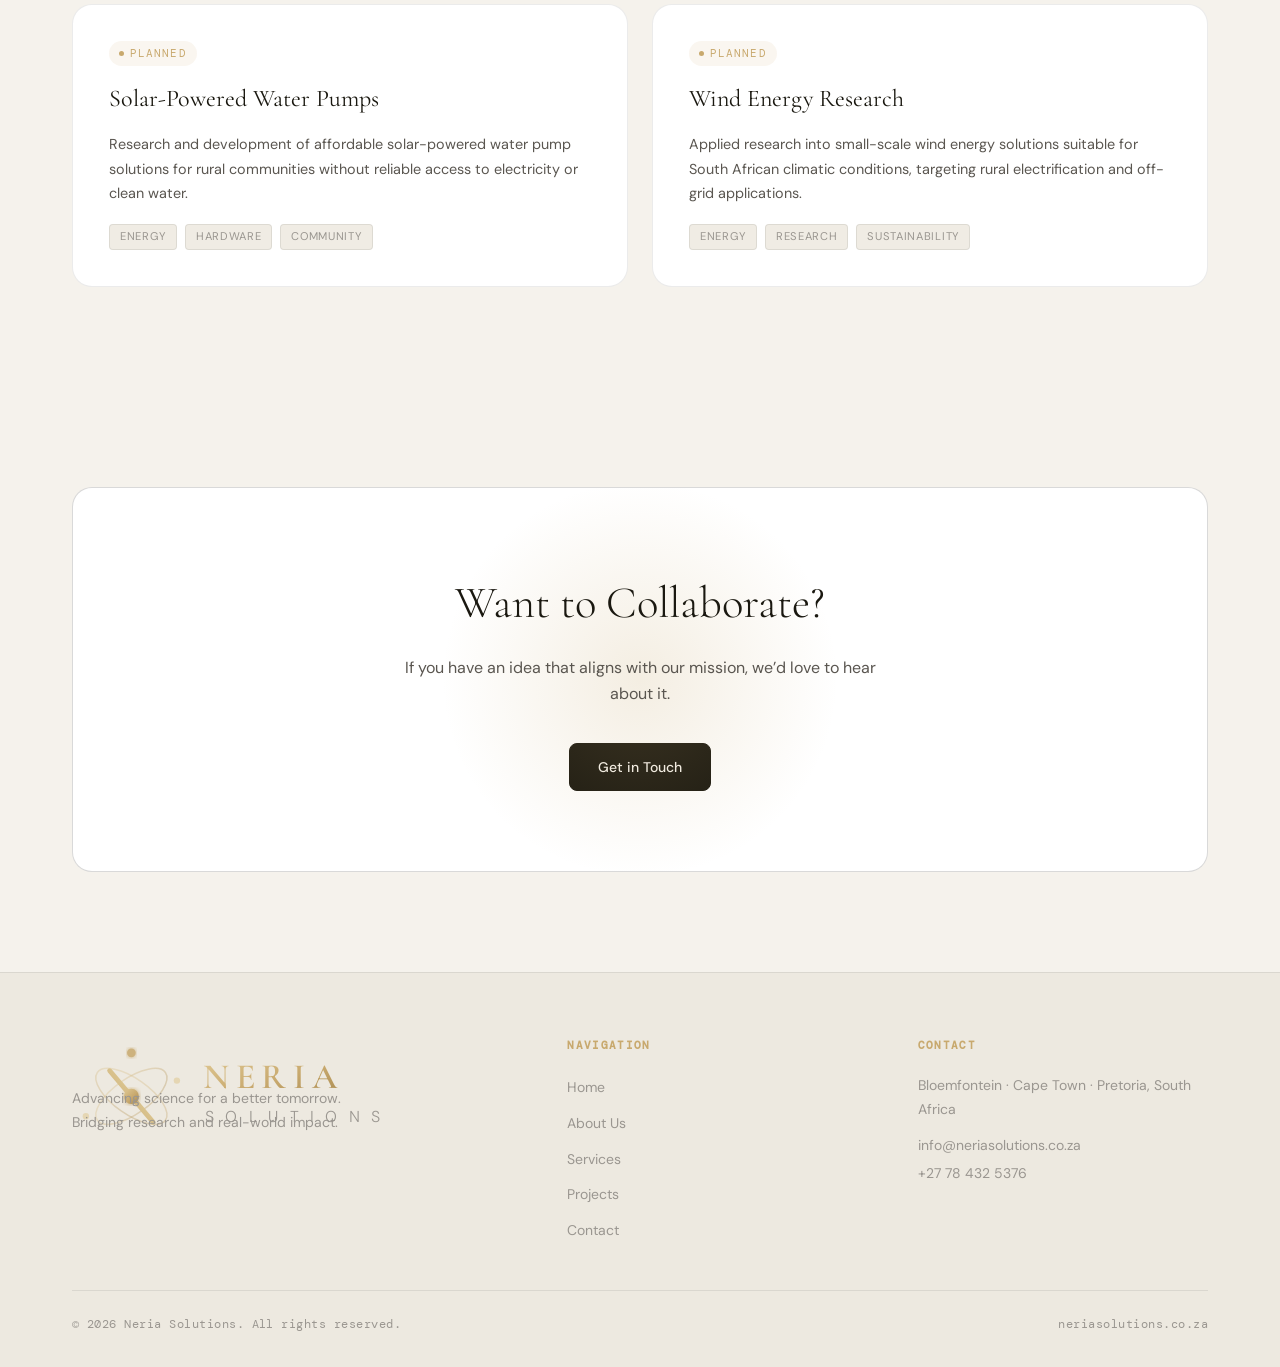
<file: projects.html>
<!DOCTYPE html>
<html lang="en">
<head>
  <script>!function(){var t=localStorage.getItem('neria-theme')||(window.matchMedia('(prefers-color-scheme:dark)').matches?'dark':'light');document.documentElement.setAttribute('data-theme',t)}();</script>
  <meta charset="UTF-8"/>
  <meta name="viewport" content="width=device-width, initial-scale=1.0"/>
  <meta name="description" content="Neria Solutions delivers measurable projects in science, education and energy with trusted execution and meaningful impact across South Africa."/>
  <meta name="theme-color" content="#f5f2ec"/>
  <title>Projects — Neria Solutions</title>
  <link rel="preconnect" href="https://fonts.googleapis.com">
  <link href="https://fonts.googleapis.com/css2?family=Cormorant+Garamond:ital,wght@0,300;0,400;0,600;1,300;1,400&family=DM+Sans:wght@300;400;500&family=DM+Mono:wght@400&display=swap" rel="stylesheet">
  <link rel="stylesheet" href="styles.css">
</head>
<body>
  <nav class="nav" id="nav">
    <a href="index.html" class="nav-logo" aria-label="Neria Solutions" style="display:flex;align-items:center">
      <div style="height:44px;width:auto"><svg xmlns="http://www.w3.org/2000/svg" viewBox="0 0 220 60" fill="none">
  <defs>
    <linearGradient id="lg1" x1="0%" y1="0%" x2="100%" y2="100%"><stop offset="0%" stop-color="#e0c994"/><stop offset="55%" stop-color="#c8a96e"/><stop offset="100%" stop-color="#a8894e"/></linearGradient>
    <linearGradient id="lg2" x1="0%" y1="100%" x2="100%" y2="0%"><stop offset="0%" stop-color="#c8a96e"/><stop offset="100%" stop-color="#e8d8a8"/></linearGradient>
    <filter id="gf"><feGaussianBlur stdDeviation="1.2" result="b"/><feMerge><feMergeNode in="b"/><feMergeNode in="SourceGraphic"/></feMerge></filter>
  </defs>
  <ellipse cx="30" cy="30" rx="21" ry="9" stroke="url(#lg1)" stroke-width="0.75" opacity="0.35" transform="rotate(-35 30 30)"/>
  <ellipse cx="30" cy="30" rx="21" ry="9" stroke="url(#lg1)" stroke-width="0.75" opacity="0.35" transform="rotate(35 30 30)"/>
  <line x1="19" y1="17" x2="19" y2="43" stroke="url(#lg1)" stroke-width="2.4" stroke-linecap="round"/>
  <line x1="19" y1="17" x2="41" y2="43" stroke="url(#lg2)" stroke-width="2.4" stroke-linecap="round"/>
  <line x1="41" y1="17" x2="41" y2="43" stroke="url(#lg1)" stroke-width="2.4" stroke-linecap="round"/>
  <circle cx="30" cy="30" r="3.8" fill="url(#lg1)" filter="url(#gf)"/>
  <circle cx="30" cy="8" r="2.2" fill="#c8a96e" opacity="0.85" filter="url(#gf)"/>
  <circle cx="53" cy="22" r="1.6" fill="#e0c994" opacity="0.6"/>
  <circle cx="7" cy="40" r="1.6" fill="#e0c994" opacity="0.6"/>
  <text x="66" y="26" font-family="'Cormorant Garamond',Georgia,serif" font-size="18" font-weight="600" letter-spacing="3.5" fill="url(#lg1)">NERIA</text>
  <line x1="66" y1="31" x2="210" y2="31" stroke="url(#lg1)" stroke-width="0.4" opacity="0.45"/>
  <text x="67" y="43" font-family="'DM Sans',Helvetica,sans-serif" font-size="8" font-weight="300" letter-spacing="5.8" fill="var(--txd)">SOLUTIONS</text>
</svg></div>
    </a>
    <div class="nav-right">
      <ul class="nav-links" id="navLinks">
        <li><a href="index.html">Home</a></li>
        <li><a href="about.html">About</a></li>
        <li><a href="services.html">Services</a></li>
        <li><a href="projects.html" class="active">Projects</a></li>
        <li><a href="contact.html" class="nav-cta">Contact Us</a></li>
      </ul>
      <button class="theme-toggle" aria-label="Toggle dark/light mode">
        <svg class="icon-moon" viewBox="0 0 24 24" fill="none" stroke="currentColor" stroke-width="1.8"><path d="M21 12.79A9 9 0 1111.21 3 7 7 0 0021 12.79z"/></svg>
        <svg class="icon-sun" viewBox="0 0 24 24" fill="none" stroke="currentColor" stroke-width="1.8"><circle cx="12" cy="12" r="5"/><line x1="12" y1="1" x2="12" y2="3"/><line x1="12" y1="21" x2="12" y2="23"/><line x1="4.22" y1="4.22" x2="5.64" y2="5.64"/><line x1="18.36" y1="18.36" x2="19.78" y2="19.78"/><line x1="1" y1="12" x2="3" y2="12"/><line x1="21" y1="12" x2="23" y2="12"/><line x1="4.22" y1="19.78" x2="5.64" y2="18.36"/><line x1="18.36" y1="5.64" x2="19.78" y2="4.22"/></svg>
      </button>
      <button class="nav-toggle" id="navToggle" aria-label="Menu" aria-expanded="false"><span></span><span></span><span></span></button>
    </div>
  </nav>

  <section class="page-hero">
    <div class="container">
      <div class="page-hero-eyebrow"><span class="label-line"></span>Our Work</div>
      <h1>Projects &amp;<br><em>Initiatives</em></h1>
      <p class="page-hero-sub">From agricultural monitoring to entertainment platforms &mdash; a look at what we&rsquo;re building.</p>
    </div>
  </section>

  <section class="projects-section">
    <div class="container">
      <div class="projects-filter">
        <button class="filter-btn active">All</button>
        <button class="filter-btn">In Progress</button>
        <button class="filter-btn">Planned</button>
        <button class="filter-btn">Agriculture</button>
        <button class="filter-btn">Education</button>
        <button class="filter-btn">Energy</button>
        <button class="filter-btn">Entertainment</button>
      </div>
      <div class="projects-full-grid">
        <div class="project-full-card"><div class="project-status in-progress">In Progress</div><h3>Farm Mapping &amp; Monitoring</h3><p>Applications for agricultural farm mapping, monitoring, data capture, storage, and archiving &mdash; helping South African farmers track land health and resource usage in real time.</p><div class="project-tags"><span>Agriculture</span><span>GIS</span><span>Data Capture</span><span>Cloud</span></div></div>
        <div class="project-full-card"><div class="project-status in-progress">In Progress</div><h3>Monate-Event</h3><p>A comprehensive digital event management platform making entertainment more accessible across South Africa. Discover, create, and manage events with ease.</p><div class="project-tags"><span>Entertainment</span><span>Web App</span><span>Events</span></div><a href="https://monate-event.co.za" target="_blank" class="project-link">Visit monate-event.co.za &rarr;</a></div>
        <div class="project-full-card"><div class="project-status planned">Planned</div><h3>Smart Irrigation System</h3><p>An IoT-powered irrigation control system using soil health data and weather patterns to automate and optimise water usage for farms of all sizes.</p><div class="project-tags"><span>Agriculture</span><span>IoT</span><span>Sustainability</span></div></div>
        <div class="project-full-card"><div class="project-status planned">Planned</div><h3>Soil Health Monitoring</h3><p>Sensor-based monitoring tools giving farmers real-time insight into soil composition, moisture levels, and nutrient deficiencies to optimise crop yields.</p><div class="project-tags"><span>Agriculture</span><span>Hardware</span><span>Data</span></div></div>
        <div class="project-full-card"><div class="project-status planned">Planned</div><h3>AI-Powered Tutoring</h3><p>An intelligent tutoring system for South African learners delivering STEM content in native languages using adaptive AI &mdash; designed for schools and self-paced learners.</p><div class="project-tags"><span>Education</span><span>AI</span><span>Native Languages</span></div></div>
        <div class="project-full-card"><div class="project-status planned">Planned</div><h3>STEM Learning Game</h3><p>A gamified mobile learning experience making maths and science engaging for learners in grades 4&ndash;12, with curriculum-aligned content in multiple South African languages.</p><div class="project-tags"><span>Education</span><span>Mobile</span><span>Gamification</span></div></div>
        <div class="project-full-card"><div class="project-status planned">Planned</div><h3>Solar-Powered Water Pumps</h3><p>Research and development of affordable solar-powered water pump solutions for rural communities without reliable access to electricity or clean water.</p><div class="project-tags"><span>Energy</span><span>Hardware</span><span>Community</span></div></div>
        <div class="project-full-card"><div class="project-status planned">Planned</div><h3>Wind Energy Research</h3><p>Applied research into small-scale wind energy solutions suitable for South African climatic conditions, targeting rural electrification and off-grid applications.</p><div class="project-tags"><span>Energy</span><span>Research</span><span>Sustainability</span></div></div>
      </div>
    </div>
  </section>

  <section class="cta-section">
    <div class="container">
      <div class="cta-box">
        <div class="cta-orb"></div>
        <h2>Want to Collaborate?</h2>
        <p>If you have an idea that aligns with our mission, we&rsquo;d love to hear about it.</p>
        <a href="contact.html" class="btn-primary btn-light">Get in Touch</a>
      </div>
    </div>
  </section>

  <footer class="footer">
    <div class="container">
      <div class="footer-grid">
        <div class="footer-brand">
          <a href="index.html" aria-label="Neria Solutions"><div style="height:36px;width:auto"><svg xmlns="http://www.w3.org/2000/svg" viewBox="0 0 220 60" fill="none">
  <defs>
    <linearGradient id="lg1" x1="0%" y1="0%" x2="100%" y2="100%"><stop offset="0%" stop-color="#e0c994"/><stop offset="55%" stop-color="#c8a96e"/><stop offset="100%" stop-color="#a8894e"/></linearGradient>
    <linearGradient id="lg2" x1="0%" y1="100%" x2="100%" y2="0%"><stop offset="0%" stop-color="#c8a96e"/><stop offset="100%" stop-color="#e8d8a8"/></linearGradient>
    <filter id="gf"><feGaussianBlur stdDeviation="1.2" result="b"/><feMerge><feMergeNode in="b"/><feMergeNode in="SourceGraphic"/></feMerge></filter>
  </defs>
  <ellipse cx="30" cy="30" rx="21" ry="9" stroke="url(#lg1)" stroke-width="0.75" opacity="0.35" transform="rotate(-35 30 30)"/>
  <ellipse cx="30" cy="30" rx="21" ry="9" stroke="url(#lg1)" stroke-width="0.75" opacity="0.35" transform="rotate(35 30 30)"/>
  <line x1="19" y1="17" x2="19" y2="43" stroke="url(#lg1)" stroke-width="2.4" stroke-linecap="round"/>
  <line x1="19" y1="17" x2="41" y2="43" stroke="url(#lg2)" stroke-width="2.4" stroke-linecap="round"/>
  <line x1="41" y1="17" x2="41" y2="43" stroke="url(#lg1)" stroke-width="2.4" stroke-linecap="round"/>
  <circle cx="30" cy="30" r="3.8" fill="url(#lg1)" filter="url(#gf)"/>
  <circle cx="30" cy="8" r="2.2" fill="#c8a96e" opacity="0.85" filter="url(#gf)"/>
  <circle cx="53" cy="22" r="1.6" fill="#e0c994" opacity="0.6"/>
  <circle cx="7" cy="40" r="1.6" fill="#e0c994" opacity="0.6"/>
  <text x="66" y="26" font-family="'Cormorant Garamond',Georgia,serif" font-size="18" font-weight="600" letter-spacing="3.5" fill="url(#lg1)">NERIA</text>
  <line x1="66" y1="31" x2="210" y2="31" stroke="url(#lg1)" stroke-width="0.4" opacity="0.45"/>
  <text x="67" y="43" font-family="'DM Sans',Helvetica,sans-serif" font-size="8" font-weight="300" letter-spacing="5.8" fill="var(--txd)">SOLUTIONS</text>
</svg></div></a>
          <p>Advancing science for a better tomorrow. Bridging research and real-world impact.</p>
        </div>
        <div class="footer-links">
          <h4>Navigation</h4>
          <ul>
            <li><a href="index.html">Home</a></li>
            <li><a href="about.html">About Us</a></li>
            <li><a href="services.html">Services</a></li>
            <li><a href="projects.html">Projects</a></li>
            <li><a href="contact.html">Contact</a></li>
          </ul>
        </div>
        <div class="footer-contact">
          <h4>Contact</h4>
          <p>Bloemfontein &middot; Cape Town &middot; Pretoria, South Africa</p>
          <a href="mailto:info&#64;neriasolutions.co.za">info&#64;neriasolutions.co.za</a>
          <a href="tel:+27784325376">+27 78 432 5376</a>
        </div>
      </div>
      <div class="footer-bottom">
        <span>&copy; 2026 Neria Solutions. All rights reserved.</span>
        <span>neriasolutions.co.za</span>
      </div>
    </div>
  </footer>
  <script src="Main.js"></script>
</body>
</html>
</file>
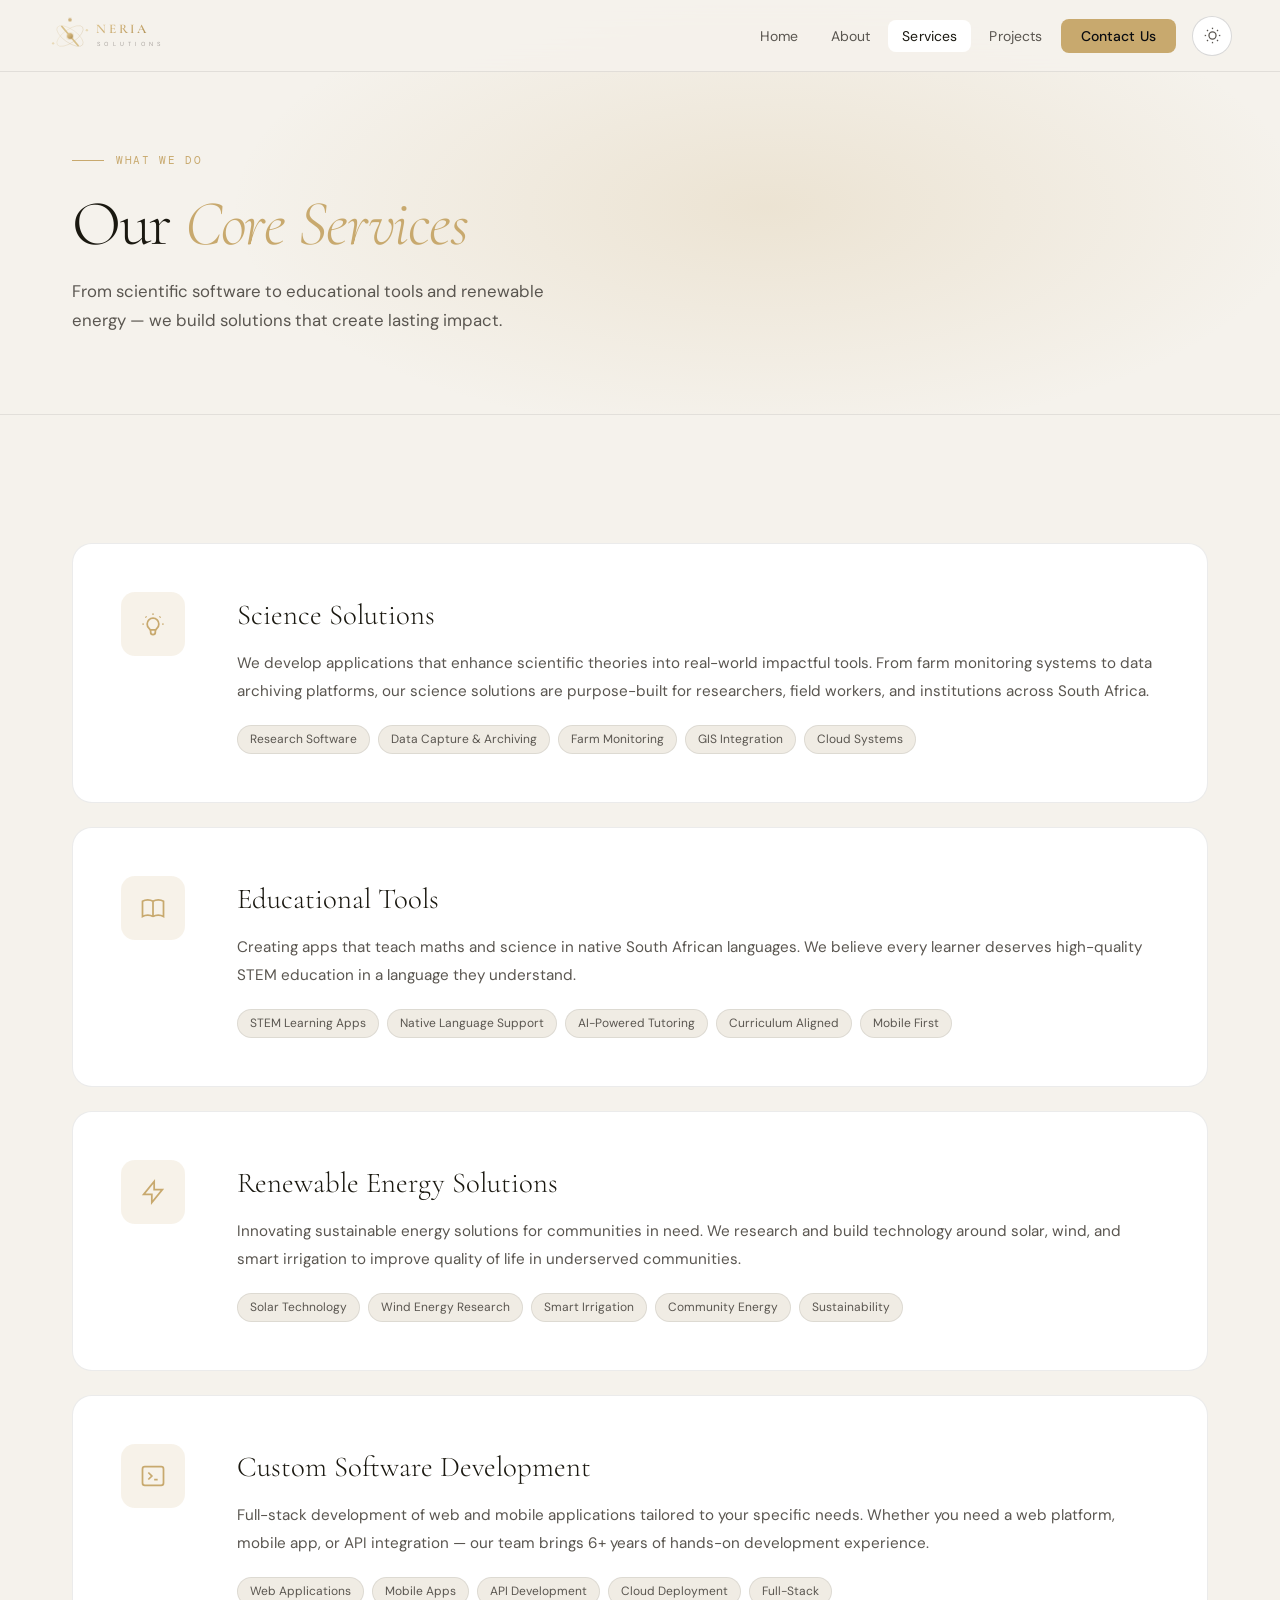
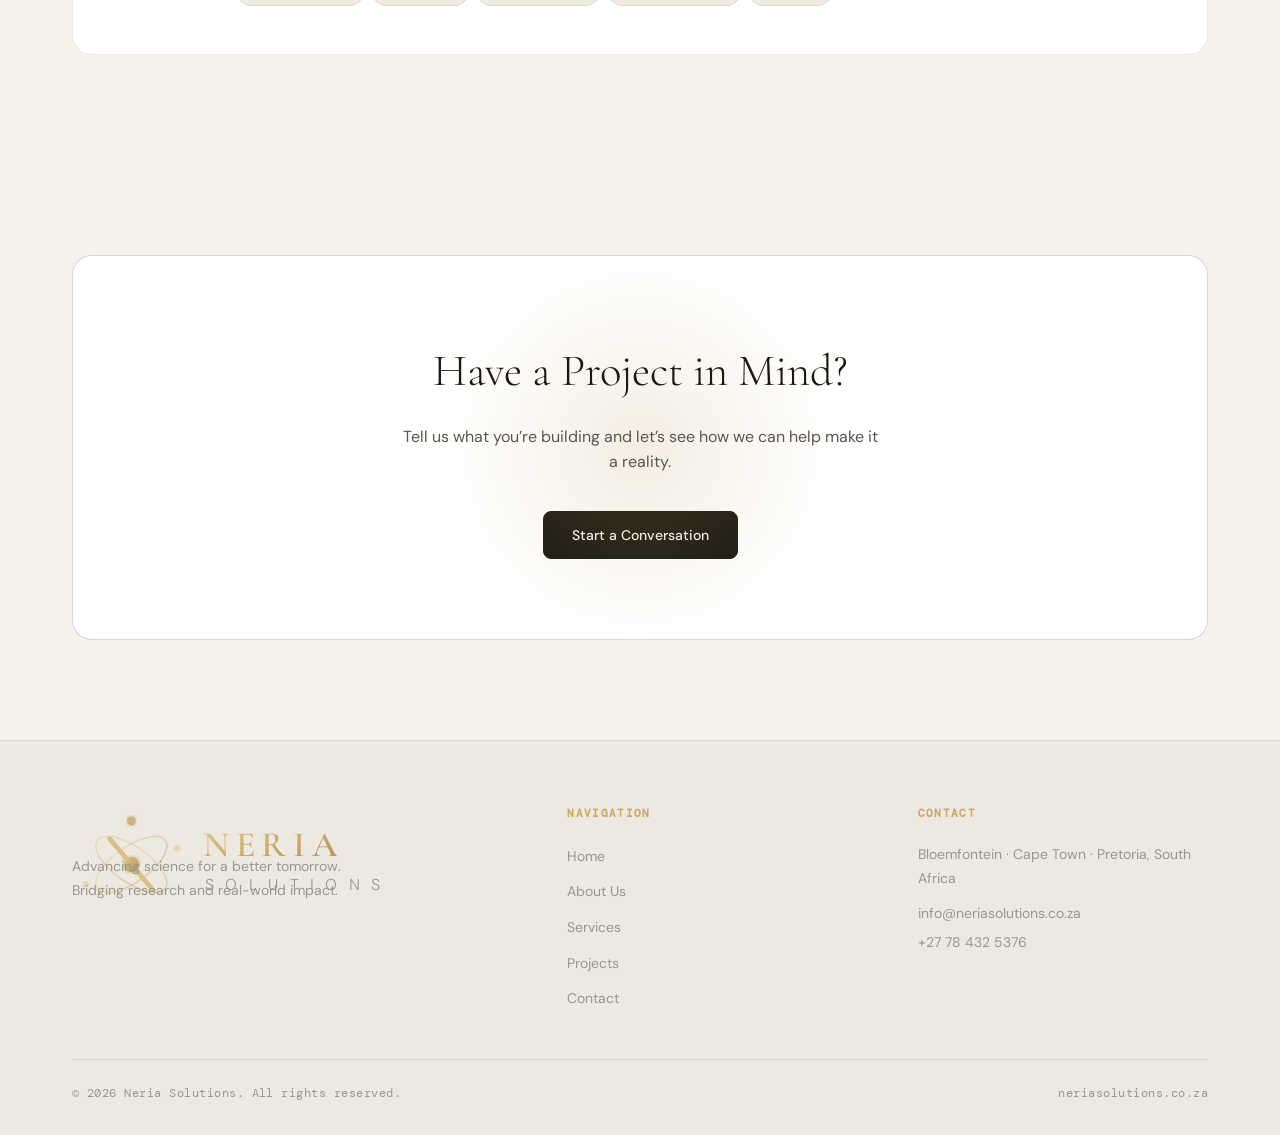
<file: services.html>
<!DOCTYPE html>
<html lang="en">
<head>
  <script>!function(){var t=localStorage.getItem('neria-theme')||(window.matchMedia('(prefers-color-scheme:dark)').matches?'dark':'light');document.documentElement.setAttribute('data-theme',t)}();</script>
  <meta charset="UTF-8"/>
  <meta name="viewport" content="width=device-width, initial-scale=1.0"/>
  <meta name="description" content="Neria Solutions offers science solutions, educational tools and renewable energy innovation built with South African expertise and high-quality standards."/>
  <meta name="theme-color" content="#f5f2ec"/>
  <title>Services — Neria Solutions</title>
  <link rel="preconnect" href="https://fonts.googleapis.com">
  <link href="https://fonts.googleapis.com/css2?family=Cormorant+Garamond:ital,wght@0,300;0,400;0,600;1,300;1,400&family=DM+Sans:wght@300;400;500&family=DM+Mono:wght@400&display=swap" rel="stylesheet">
  <link rel="stylesheet" href="styles.css">
</head>
<body>
  <nav class="nav" id="nav">
    <a href="index.html" class="nav-logo" aria-label="Neria Solutions" style="display:flex;align-items:center">
      <div style="height:44px;width:auto"><svg xmlns="http://www.w3.org/2000/svg" viewBox="0 0 220 60" fill="none">
  <defs>
    <linearGradient id="lg1" x1="0%" y1="0%" x2="100%" y2="100%"><stop offset="0%" stop-color="#e0c994"/><stop offset="55%" stop-color="#c8a96e"/><stop offset="100%" stop-color="#a8894e"/></linearGradient>
    <linearGradient id="lg2" x1="0%" y1="100%" x2="100%" y2="0%"><stop offset="0%" stop-color="#c8a96e"/><stop offset="100%" stop-color="#e8d8a8"/></linearGradient>
    <filter id="gf"><feGaussianBlur stdDeviation="1.2" result="b"/><feMerge><feMergeNode in="b"/><feMergeNode in="SourceGraphic"/></feMerge></filter>
  </defs>
  <ellipse cx="30" cy="30" rx="21" ry="9" stroke="url(#lg1)" stroke-width="0.75" opacity="0.35" transform="rotate(-35 30 30)"/>
  <ellipse cx="30" cy="30" rx="21" ry="9" stroke="url(#lg1)" stroke-width="0.75" opacity="0.35" transform="rotate(35 30 30)"/>
  <line x1="19" y1="17" x2="19" y2="43" stroke="url(#lg1)" stroke-width="2.4" stroke-linecap="round"/>
  <line x1="19" y1="17" x2="41" y2="43" stroke="url(#lg2)" stroke-width="2.4" stroke-linecap="round"/>
  <line x1="41" y1="17" x2="41" y2="43" stroke="url(#lg1)" stroke-width="2.4" stroke-linecap="round"/>
  <circle cx="30" cy="30" r="3.8" fill="url(#lg1)" filter="url(#gf)"/>
  <circle cx="30" cy="8" r="2.2" fill="#c8a96e" opacity="0.85" filter="url(#gf)"/>
  <circle cx="53" cy="22" r="1.6" fill="#e0c994" opacity="0.6"/>
  <circle cx="7" cy="40" r="1.6" fill="#e0c994" opacity="0.6"/>
  <text x="66" y="26" font-family="'Cormorant Garamond',Georgia,serif" font-size="18" font-weight="600" letter-spacing="3.5" fill="url(#lg1)">NERIA</text>
  <line x1="66" y1="31" x2="210" y2="31" stroke="url(#lg1)" stroke-width="0.4" opacity="0.45"/>
  <text x="67" y="43" font-family="'DM Sans',Helvetica,sans-serif" font-size="8" font-weight="300" letter-spacing="5.8" fill="var(--txd)">SOLUTIONS</text>
</svg></div>
    </a>
    <div class="nav-right">
      <ul class="nav-links" id="navLinks">
        <li><a href="index.html">Home</a></li>
        <li><a href="about.html">About</a></li>
        <li><a href="services.html" class="active">Services</a></li>
        <li><a href="projects.html">Projects</a></li>
        <li><a href="contact.html" class="nav-cta">Contact Us</a></li>
      </ul>
      <button class="theme-toggle" aria-label="Toggle dark/light mode">
        <svg class="icon-moon" viewBox="0 0 24 24" fill="none" stroke="currentColor" stroke-width="1.8"><path d="M21 12.79A9 9 0 1111.21 3 7 7 0 0021 12.79z"/></svg>
        <svg class="icon-sun" viewBox="0 0 24 24" fill="none" stroke="currentColor" stroke-width="1.8"><circle cx="12" cy="12" r="5"/><line x1="12" y1="1" x2="12" y2="3"/><line x1="12" y1="21" x2="12" y2="23"/><line x1="4.22" y1="4.22" x2="5.64" y2="5.64"/><line x1="18.36" y1="18.36" x2="19.78" y2="19.78"/><line x1="1" y1="12" x2="3" y2="12"/><line x1="21" y1="12" x2="23" y2="12"/><line x1="4.22" y1="19.78" x2="5.64" y2="18.36"/><line x1="18.36" y1="5.64" x2="19.78" y2="4.22"/></svg>
      </button>
      <button class="nav-toggle" id="navToggle" aria-label="Menu" aria-expanded="false"><span></span><span></span><span></span></button>
    </div>
  </nav>

  <section class="page-hero">
    <div class="container">
      <div class="page-hero-eyebrow"><span class="label-line"></span>What We Do</div>
      <h1>Our <em>Core Services</em></h1>
      <p class="page-hero-sub">From scientific software to educational tools and renewable energy &mdash; we build solutions that create lasting impact.</p>
    </div>
  </section>

  <section class="services-section">
    <div class="container">
      <div class="services-full-grid">
        <div class="service-full-card">
          <div class="service-full-icon"><svg viewBox="0 0 24 24" fill="none" stroke="currentColor" stroke-width="1.5"><path d="M9.663 17h4.673M12 3v1m6.364 1.636l-.707.707M21 12h-1M4 12H3m3.343-5.657l-.707-.707m2.828 9.9a5 5 0 117.072 0l-.548.547A3.374 3.374 0 0014 18.469V19a2 2 0 11-4 0v-.531c0-.895-.356-1.754-.988-2.386l-.548-.547z"/></svg></div>
          <div>
            <h3>Science Solutions</h3>
            <p>We develop applications that enhance scientific theories into real-world impactful tools. From farm monitoring systems to data archiving platforms, our science solutions are purpose-built for researchers, field workers, and institutions across South Africa.</p>
            <div class="service-features"><span>Research Software</span><span>Data Capture &amp; Archiving</span><span>Farm Monitoring</span><span>GIS Integration</span><span>Cloud Systems</span></div>
          </div>
        </div>
        <div class="service-full-card">
          <div class="service-full-icon"><svg viewBox="0 0 24 24" fill="none" stroke="currentColor" stroke-width="1.5"><path d="M12 6.253v13m0-13C10.832 5.477 9.246 5 7.5 5S4.168 5.477 3 6.253v13C4.168 18.477 5.754 18 7.5 18s3.332.477 4.5 1.253m0-13C13.168 5.477 14.754 5 16.5 5c1.747 0 3.332.477 4.5 1.253v13C19.832 18.477 18.247 18 16.5 18c-1.746 0-3.332.477-4.5 1.253"/></svg></div>
          <div>
            <h3>Educational Tools</h3>
            <p>Creating apps that teach maths and science in native South African languages. We believe every learner deserves high-quality STEM education in a language they understand.</p>
            <div class="service-features"><span>STEM Learning Apps</span><span>Native Language Support</span><span>AI-Powered Tutoring</span><span>Curriculum Aligned</span><span>Mobile First</span></div>
          </div>
        </div>
        <div class="service-full-card">
          <div class="service-full-icon"><svg viewBox="0 0 24 24" fill="none" stroke="currentColor" stroke-width="1.5"><path d="M13 10V3L4 14h7v7l9-11h-7z"/></svg></div>
          <div>
            <h3>Renewable Energy Solutions</h3>
            <p>Innovating sustainable energy solutions for communities in need. We research and build technology around solar, wind, and smart irrigation to improve quality of life in underserved communities.</p>
            <div class="service-features"><span>Solar Technology</span><span>Wind Energy Research</span><span>Smart Irrigation</span><span>Community Energy</span><span>Sustainability</span></div>
          </div>
        </div>
        <div class="service-full-card">
          <div class="service-full-icon"><svg viewBox="0 0 24 24" fill="none" stroke="currentColor" stroke-width="1.5"><path d="M8 9l3 3-3 3m5 0h3M5 20h14a2 2 0 002-2V6a2 2 0 00-2-2H5a2 2 0 00-2 2v12a2 2 0 002 2z"/></svg></div>
          <div>
            <h3>Custom Software Development</h3>
            <p>Full-stack development of web and mobile applications tailored to your specific needs. Whether you need a web platform, mobile app, or API integration &mdash; our team brings 6+ years of hands-on development experience.</p>
            <div class="service-features"><span>Web Applications</span><span>Mobile Apps</span><span>API Development</span><span>Cloud Deployment</span><span>Full-Stack</span></div>
          </div>
        </div>
      </div>
    </div>
  </section>

  <section class="cta-section">
    <div class="container">
      <div class="cta-box">
        <div class="cta-orb"></div>
        <h2>Have a Project in Mind?</h2>
        <p>Tell us what you&rsquo;re building and let&rsquo;s see how we can help make it a reality.</p>
        <a href="contact.html" class="btn-primary btn-light">Start a Conversation</a>
      </div>
    </div>
  </section>

  <footer class="footer">
    <div class="container">
      <div class="footer-grid">
        <div class="footer-brand">
          <a href="index.html" aria-label="Neria Solutions"><div style="height:36px;width:auto"><svg xmlns="http://www.w3.org/2000/svg" viewBox="0 0 220 60" fill="none">
  <defs>
    <linearGradient id="lg1" x1="0%" y1="0%" x2="100%" y2="100%"><stop offset="0%" stop-color="#e0c994"/><stop offset="55%" stop-color="#c8a96e"/><stop offset="100%" stop-color="#a8894e"/></linearGradient>
    <linearGradient id="lg2" x1="0%" y1="100%" x2="100%" y2="0%"><stop offset="0%" stop-color="#c8a96e"/><stop offset="100%" stop-color="#e8d8a8"/></linearGradient>
    <filter id="gf"><feGaussianBlur stdDeviation="1.2" result="b"/><feMerge><feMergeNode in="b"/><feMergeNode in="SourceGraphic"/></feMerge></filter>
  </defs>
  <ellipse cx="30" cy="30" rx="21" ry="9" stroke="url(#lg1)" stroke-width="0.75" opacity="0.35" transform="rotate(-35 30 30)"/>
  <ellipse cx="30" cy="30" rx="21" ry="9" stroke="url(#lg1)" stroke-width="0.75" opacity="0.35" transform="rotate(35 30 30)"/>
  <line x1="19" y1="17" x2="19" y2="43" stroke="url(#lg1)" stroke-width="2.4" stroke-linecap="round"/>
  <line x1="19" y1="17" x2="41" y2="43" stroke="url(#lg2)" stroke-width="2.4" stroke-linecap="round"/>
  <line x1="41" y1="17" x2="41" y2="43" stroke="url(#lg1)" stroke-width="2.4" stroke-linecap="round"/>
  <circle cx="30" cy="30" r="3.8" fill="url(#lg1)" filter="url(#gf)"/>
  <circle cx="30" cy="8" r="2.2" fill="#c8a96e" opacity="0.85" filter="url(#gf)"/>
  <circle cx="53" cy="22" r="1.6" fill="#e0c994" opacity="0.6"/>
  <circle cx="7" cy="40" r="1.6" fill="#e0c994" opacity="0.6"/>
  <text x="66" y="26" font-family="'Cormorant Garamond',Georgia,serif" font-size="18" font-weight="600" letter-spacing="3.5" fill="url(#lg1)">NERIA</text>
  <line x1="66" y1="31" x2="210" y2="31" stroke="url(#lg1)" stroke-width="0.4" opacity="0.45"/>
  <text x="67" y="43" font-family="'DM Sans',Helvetica,sans-serif" font-size="8" font-weight="300" letter-spacing="5.8" fill="var(--txd)">SOLUTIONS</text>
</svg></div></a>
          <p>Advancing science for a better tomorrow. Bridging research and real-world impact.</p>
        </div>
        <div class="footer-links">
          <h4>Navigation</h4>
          <ul>
            <li><a href="index.html">Home</a></li>
            <li><a href="about.html">About Us</a></li>
            <li><a href="services.html">Services</a></li>
            <li><a href="projects.html">Projects</a></li>
            <li><a href="contact.html">Contact</a></li>
          </ul>
        </div>
        <div class="footer-contact">
          <h4>Contact</h4>
          <p>Bloemfontein &middot; Cape Town &middot; Pretoria, South Africa</p>
          <a href="mailto:info&#64;neriasolutions.co.za">info&#64;neriasolutions.co.za</a>
          <a href="tel:+27784325376">+27 78 432 5376</a>
        </div>
      </div>
      <div class="footer-bottom">
        <span>&copy; 2026 Neria Solutions. All rights reserved.</span>
        <span>neriasolutions.co.za</span>
      </div>
    </div>
  </footer>
  <script src="Main.js"></script>
</body>
</html>
</file>
<file: styles.css>
/* ============================================
   NERIA SOLUTIONS v3 — styles.css
   ============================================ */
*,*::before,*::after{box-sizing:border-box;margin:0;padding:0}

/* ── THEME TOKENS ── */
:root {
  --gold:#c8a96e; --gold-light:#e0c994; --gold-dim:rgba(200,169,110,0.15);
  --green:#4ecb7a; --green-dim:rgba(78,203,122,0.12);
  --radius:12px; --radius-lg:20px; --nav-h:72px; --max-w:1200px;
  --ease:0.3s cubic-bezier(0.4,0,0.2,1);
  --font-d:'Cormorant Garamond',Georgia,serif;
  --font-b:'DM Sans',sans-serif;
  --font-m:'DM Mono',monospace;
}
html[data-theme="dark"] {
  --bg:#0a0c10; --bg2:#111318; --surf:#161a22; --surf2:#1e2330;
  --bdr:rgba(255,255,255,0.07); --bdr2:rgba(255,255,255,0.13);
  --tx:#e8e4dc; --txm:#8a8a9a; --txd:#555568;
  --nav-bg:rgba(10,12,16,0.88); --nav-bg2:rgba(10,12,16,0.97);
  --orb1:rgba(200,169,110,0.12); --orb2:rgba(78,203,122,0.06);
  --grid:rgba(255,255,255,0.04); --shad:0 20px 60px rgba(0,0,0,0.5);
}
html[data-theme="light"] {
  --bg:#f5f2ec; --bg2:#ede9e0; --surf:#ffffff; --surf2:#f0ece4;
  --bdr:rgba(0,0,0,0.08); --bdr2:rgba(0,0,0,0.15);
  --tx:#1a1810; --txm:#5a5650; --txd:#9a9690;
  --nav-bg:rgba(245,242,236,0.88); --nav-bg2:rgba(245,242,236,0.97);
  --orb1:rgba(200,169,110,0.2); --orb2:rgba(78,203,122,0.08);
  --grid:rgba(0,0,0,0.04); --shad:0 20px 60px rgba(0,0,0,0.1);
}

html{scroll-behavior:smooth}
body{background:var(--bg);color:var(--tx);font-family:var(--font-b);font-size:16px;line-height:1.6;overflow-x:hidden;transition:background .4s,color .4s}
body.nav-open{overflow:hidden}
a{text-decoration:none;color:inherit}
img{max-width:100%;display:block}
::-webkit-scrollbar{width:4px}
::-webkit-scrollbar-track{background:var(--bg)}
::-webkit-scrollbar-thumb{background:var(--gold-dim);border-radius:2px}
.container{max-width:var(--max-w);margin:0 auto;padding:0 32px}

/* ── THEME TOGGLE ── */
.theme-toggle{
  width:40px;height:40px;border-radius:50%;
  border:1px solid var(--bdr2);background:var(--surf);
  cursor:pointer;display:flex;align-items:center;justify-content:center;
  transition:var(--ease);flex-shrink:0;color:var(--txm);
}
.theme-toggle:hover{border-color:var(--gold);color:var(--gold);transform:rotate(20deg) scale(1.05)}
.theme-toggle svg{width:17px;height:17px}
/* Show moon in dark, sun in light */
.icon-sun{display:none}
.icon-moon{display:block}
html[data-theme="light"] .icon-sun{display:block}
html[data-theme="light"] .icon-moon{display:none}

/* ── NAV ── */
.nav{
  position:fixed;top:0;left:0;right:0;z-index:100;
  height:var(--nav-h);display:flex;align-items:center;justify-content:space-between;
  padding:0 48px;background:var(--nav-bg);backdrop-filter:blur(24px);
  border-bottom:1px solid var(--bdr);transition:background var(--ease),border-color var(--ease);
}
.nav.scrolled{background:var(--nav-bg2)}
.nav-logo{display:flex;align-items:center;transition:opacity var(--ease)}
.nav-logo:hover{opacity:.82}
.nav-logo svg{height:44px;width:auto}
.nav-right{display:flex;align-items:center;gap:8px}
.nav-links{display:flex;align-items:center;gap:4px;list-style:none;margin-right:8px}
.nav-links a{font-size:.875rem;color:var(--txm);padding:7px 14px;border-radius:8px;transition:var(--ease);letter-spacing:.01em}
.nav-links a:hover,.nav-links a.active{color:var(--tx)}
.nav-links a.active{background:var(--surf)}
.nav-cta{background:var(--gold)!important;color:#0a0c10!important;font-weight:500!important;padding:8px 20px!important;border-radius:8px!important}
.nav-cta:hover{background:var(--gold-light)!important;transform:translateY(-1px)}
.nav-toggle{display:none;flex-direction:column;gap:5px;background:none;border:none;cursor:pointer;padding:4px}
.nav-toggle span{display:block;width:22px;height:1.5px;background:var(--tx);border-radius:2px;transition:var(--ease)}

/* ── HERO ── */
.hero{min-height:100vh;display:flex;align-items:center;position:relative;overflow:hidden;padding:calc(var(--nav-h) + 60px) 48px 80px}
.hero-bg{position:absolute;inset:0;pointer-events:none}
.hero-orb{position:absolute;border-radius:50%;filter:blur(80px);animation:orbF 8s ease-in-out infinite alternate}
.orb-1{width:600px;height:600px;background:radial-gradient(circle,var(--orb1) 0%,transparent 70%);top:-100px;right:-100px}
.orb-2{width:400px;height:400px;background:radial-gradient(circle,var(--orb2) 0%,transparent 70%);bottom:0;left:10%;animation-delay:-4s}
@keyframes orbF{from{transform:translate(0,0) scale(1)}to{transform:translate(20px,-30px) scale(1.05)}}
.hero-grid{position:absolute;inset:0;background-image:linear-gradient(var(--grid) 1px,transparent 1px),linear-gradient(90deg,var(--grid) 1px,transparent 1px);background-size:60px 60px;mask-image:radial-gradient(ellipse 80% 60% at 50% 50%,black 0%,transparent 100%)}
.hero-content{position:relative;max-width:700px;animation:fadeUp .9s cubic-bezier(.4,0,.2,1) both}
@keyframes fadeUp{from{opacity:0;transform:translateY(30px)}to{opacity:1;transform:translateY(0)}}
.hero-eyebrow{display:flex;align-items:center;gap:10px;font-family:var(--font-m);font-size:.75rem;letter-spacing:.12em;text-transform:uppercase;color:var(--gold);margin-bottom:28px;animation:fadeUp .9s .1s both}
.dot{width:6px;height:6px;background:var(--green);border-radius:50%;box-shadow:0 0 8px var(--green);animation:pulse 2s infinite}
@keyframes pulse{0%,100%{opacity:1;transform:scale(1)}50%{opacity:.6;transform:scale(1.3)}}
.hero-title{font-family:var(--font-d);font-size:clamp(3rem,6vw,5.5rem);font-weight:300;line-height:1.05;letter-spacing:-.02em;color:var(--tx);margin-bottom:24px;animation:fadeUp .9s .2s both}
.hero-title em{font-style:italic;color:var(--gold);font-weight:300}
.hero-sub{font-size:1.1rem;color:var(--txm);max-width:520px;line-height:1.7;margin-bottom:40px;animation:fadeUp .9s .3s both}
.hero-actions{display:flex;align-items:center;gap:20px;flex-wrap:wrap;animation:fadeUp .9s .4s both}
.hero-scroll{position:absolute;bottom:40px;left:48px;display:flex;align-items:center;gap:12px;font-family:var(--font-m);font-size:.7rem;letter-spacing:.1em;text-transform:uppercase;color:var(--txd)}
.scroll-line{width:40px;height:1px;background:var(--txd);position:relative;overflow:hidden}
.scroll-line::after{content:'';position:absolute;top:0;left:-100%;width:100%;height:100%;background:var(--gold);animation:scan 2s ease-in-out infinite}
@keyframes scan{0%{left:-100%}100%{left:100%}}

/* ── BUTTONS ── */
.btn-primary{display:inline-flex;align-items:center;background:var(--gold);color:#0a0c10;font-family:var(--font-b);font-size:.875rem;font-weight:500;padding:12px 28px;border-radius:8px;transition:var(--ease);border:1px solid var(--gold);cursor:pointer}
.btn-primary:hover{background:var(--gold-light);transform:translateY(-2px);box-shadow:0 8px 30px rgba(200,169,110,.3)}
.btn-primary.btn-light{background:var(--tx);color:var(--bg);border-color:var(--tx)}
.btn-primary.btn-light:hover{opacity:.88;box-shadow:0 8px 30px rgba(0,0,0,.15)}
.btn-ghost{display:inline-flex;align-items:center;color:var(--txm);font-size:.875rem;padding:12px 4px;transition:var(--ease);border-bottom:1px solid transparent}
.btn-ghost:hover{color:var(--tx);border-bottom-color:var(--gold)}
.text-link{display:inline-flex;align-items:center;color:var(--gold);font-size:.875rem;font-weight:500;transition:var(--ease);gap:6px}
.text-link:hover{gap:10px}

/* ── LABELS / HEADINGS ── */
.section-label{display:flex;align-items:center;gap:12px;font-family:var(--font-m);font-size:.7rem;letter-spacing:.15em;text-transform:uppercase;color:var(--gold);margin-bottom:16px}
.label-line{display:block;width:32px;height:1px;background:var(--gold)}
.section-title{font-family:var(--font-d);font-size:clamp(2rem,3.5vw,3rem);font-weight:300;letter-spacing:-.01em;line-height:1.1;color:var(--tx)}
.section-header{margin-bottom:56px}
.section-footer{margin-top:48px;text-align:center}

/* ── MISSION ── */
.mission{padding:120px 0;border-top:1px solid var(--bdr)}
.mission-grid{display:grid;grid-template-columns:160px 1fr;gap:60px;align-items:start}
.mission-label{display:flex;flex-direction:column;align-items:flex-start;gap:12px;font-family:var(--font-m);font-size:.7rem;letter-spacing:.15em;text-transform:uppercase;color:var(--txd);padding-top:12px}
.mission-label .label-line{background:var(--txd)}
.mission-text{font-size:1.15rem;color:var(--txm);line-height:1.8;margin-bottom:28px;max-width:620px}

/* ── SERVICES PREVIEW ── */
.services-preview{padding:100px 0;background:var(--bg2);border-top:1px solid var(--bdr);border-bottom:1px solid var(--bdr);transition:background var(--ease)}
.services-grid{display:grid;grid-template-columns:repeat(3,1fr);gap:1px;background:var(--bdr);border:1px solid var(--bdr);border-radius:var(--radius-lg);overflow:hidden}
.service-card{display:flex;flex-direction:column;background:var(--surf);padding:44px 36px;transition:var(--ease);position:relative;overflow:hidden}
.service-card::before{content:'';position:absolute;top:0;left:0;right:0;height:2px;background:linear-gradient(90deg,transparent,var(--gold),transparent);opacity:0;transition:var(--ease)}
.service-card:hover{background:var(--surf2)}
.service-card:hover::before{opacity:1}
.service-card--accent{background:var(--surf2)}
.service-icon{width:48px;height:48px;background:var(--gold-dim);border-radius:10px;display:flex;align-items:center;justify-content:center;margin-bottom:24px;color:var(--gold)}
.service-icon svg{width:22px;height:22px}
.service-card h3{font-family:var(--font-d);font-size:1.5rem;font-weight:400;color:var(--tx);margin-bottom:12px}
.service-card p{font-size:.9rem;color:var(--txm);line-height:1.7;flex-grow:1}
.card-arrow{display:inline-block;color:var(--gold);margin-top:24px;font-size:1.1rem;transition:var(--ease)}
.service-card:hover .card-arrow{transform:translateX(6px)}

/* ── STATS ── */
.stats{padding:80px 0}
.stats-grid{display:flex;align-items:center;justify-content:center}
.stat{display:flex;flex-direction:column;align-items:center;padding:0 60px;text-align:center}
.stat-number{font-family:var(--font-d);font-size:3rem;font-weight:300;color:var(--tx);line-height:1;margin-bottom:8px}
.stat-label{font-size:.75rem;letter-spacing:.08em;text-transform:uppercase;color:var(--txd)}
.stat-divider{width:1px;height:60px;background:var(--bdr2);flex-shrink:0}

/* ── PROJECTS PREVIEW ── */
.projects-preview{padding:100px 0;background:var(--bg2);border-top:1px solid var(--bdr);border-bottom:1px solid var(--bdr);transition:background var(--ease)}
.projects-list{display:grid;gap:1px;background:var(--bdr);border:1px solid var(--bdr);border-radius:var(--radius-lg);overflow:hidden}
.project-item{background:var(--surf);padding:36px 40px;display:flex;flex-direction:column;gap:10px;transition:var(--ease)}
.project-item:hover{background:var(--surf2);padding-left:48px}
.project-status{display:inline-flex;align-items:center;gap:6px;font-family:var(--font-m);font-size:.68rem;letter-spacing:.1em;text-transform:uppercase;padding:4px 10px;border-radius:20px;width:fit-content}
.project-status::before{content:'';width:5px;height:5px;border-radius:50%}
.project-status.in-progress{background:var(--green-dim);color:var(--green)}
.project-status.in-progress::before{background:var(--green)}
.project-status.planned{background:rgba(200,169,110,0.1);color:var(--gold)}
.project-status.planned::before{background:var(--gold)}
.project-item h3{font-family:var(--font-d);font-size:1.5rem;font-weight:400;color:var(--tx)}
.project-item p{font-size:.9rem;color:var(--txm);max-width:600px}
.project-tags{display:flex;gap:8px;flex-wrap:wrap;margin-top:4px}
.project-tags span{font-size:.7rem;letter-spacing:.06em;text-transform:uppercase;color:var(--txd);background:var(--surf2);border:1px solid var(--bdr);padding:3px 10px;border-radius:4px}
.project-link{color:var(--gold);font-size:.85rem;font-weight:500;margin-top:4px;transition:var(--ease);width:fit-content}
.project-link:hover{letter-spacing:.02em}

/* ── CTA ── */
.cta-section{padding:100px 0}
.cta-box{background:var(--surf);border:1px solid var(--bdr2);border-radius:var(--radius-lg);padding:80px 60px;text-align:center;position:relative;overflow:hidden}
.cta-orb{position:absolute;width:400px;height:400px;background:radial-gradient(circle,var(--orb1) 0%,transparent 70%);top:50%;left:50%;transform:translate(-50%,-50%);border-radius:50%;pointer-events:none}
.cta-box h2{font-family:var(--font-d);font-size:clamp(2rem,3.5vw,3rem);font-weight:300;color:var(--tx);margin-bottom:16px;position:relative}
.cta-box p{color:var(--txm);font-size:1rem;max-width:480px;margin:0 auto 36px;position:relative}

/* ── FOOTER ── */
.footer{background:var(--bg2);border-top:1px solid var(--bdr);padding:64px 0 32px;transition:background var(--ease)}
.footer-grid{display:grid;grid-template-columns:1.5fr 1fr 1fr;gap:60px;margin-bottom:48px}
.footer-logo{height:36px;width:auto}
.footer-brand p{font-size:.875rem;color:var(--txd);line-height:1.7;max-width:280px;margin-top:14px}
.footer-links h4,.footer-contact h4{font-family:var(--font-m);font-size:.68rem;letter-spacing:.12em;text-transform:uppercase;color:var(--gold);margin-bottom:20px}
.footer-links ul{list-style:none;display:flex;flex-direction:column;gap:10px}
.footer-links a{font-size:.875rem;color:var(--txd);transition:var(--ease)}
.footer-links a:hover{color:var(--tx)}
.footer-contact{display:flex;flex-direction:column}
.footer-contact p{font-size:.875rem;color:var(--txd);line-height:1.7;margin-bottom:12px}
.footer-contact a{font-size:.875rem;color:var(--txd);transition:var(--ease);display:block;margin-bottom:6px}
.footer-contact a:hover{color:var(--gold)}
.footer-bottom{display:flex;justify-content:space-between;align-items:center;padding-top:24px;border-top:1px solid var(--bdr);font-size:.75rem;color:var(--txd);font-family:var(--font-m);letter-spacing:.04em}

/* ── PAGE HEROES ── */
.page-hero{padding:calc(var(--nav-h) + 80px) 0 80px;border-bottom:1px solid var(--bdr);position:relative;overflow:hidden}
.page-hero::before{content:'';position:absolute;inset:0;background:radial-gradient(ellipse 60% 80% at 60% 50%,var(--orb1) 0%,transparent 70%);pointer-events:none}
.page-hero .container{position:relative}
.page-hero-eyebrow{font-family:var(--font-m);font-size:.7rem;letter-spacing:.15em;text-transform:uppercase;color:var(--gold);margin-bottom:20px;display:flex;align-items:center;gap:12px}
.page-hero h1{font-family:var(--font-d);font-size:clamp(2.5rem,5vw,4.5rem);font-weight:300;color:var(--tx);line-height:1.05;letter-spacing:-.02em;margin-bottom:20px}
.page-hero h1 em{font-style:italic;color:var(--gold)}
.page-hero-sub{font-size:1.05rem;color:var(--txm);max-width:520px;line-height:1.7}

/* ── ABOUT ── */
.about-section{padding:100px 0}
.about-intro-grid{display:grid;grid-template-columns:1fr 1fr;gap:80px;align-items:start;margin-bottom:100px}
.about-intro-text h2{font-family:var(--font-d);font-size:2.5rem;font-weight:300;color:var(--tx);margin-bottom:20px;line-height:1.1}
.about-intro-text p{color:var(--txm);font-size:.95rem;line-height:1.8;margin-bottom:16px}
.about-values{display:flex;flex-direction:column;gap:1px;background:var(--bdr);border:1px solid var(--bdr);border-radius:var(--radius);overflow:hidden}
.value-item{background:var(--surf);padding:24px 28px;display:flex;gap:16px;align-items:flex-start}
.value-num{font-family:var(--font-m);font-size:.7rem;color:var(--gold);margin-top:4px;flex-shrink:0}
.value-item h4{font-family:var(--font-d);font-size:1.1rem;font-weight:400;color:var(--tx);margin-bottom:4px}
.value-item p{font-size:.85rem;color:var(--txm);line-height:1.6}
.team-section{padding:80px 0 100px;border-top:1px solid var(--bdr)}
.team-grid{display:grid;grid-template-columns:repeat(3,1fr);gap:24px;margin-top:48px}
.team-card{background:var(--surf);border:1px solid var(--bdr);border-radius:var(--radius-lg);padding:36px 28px;transition:var(--ease)}
.team-card:hover{border-color:var(--bdr2);transform:translateY(-4px);box-shadow:var(--shad)}
.team-avatar{width:56px;height:56px;background:linear-gradient(135deg,var(--gold-dim),rgba(200,169,110,.05));border:1px solid var(--bdr2);border-radius:50%;display:flex;align-items:center;justify-content:center;font-family:var(--font-d);font-size:1.3rem;color:var(--gold);margin-bottom:20px}
.team-card h3{font-family:var(--font-d);font-size:1.3rem;font-weight:400;color:var(--tx);margin-bottom:4px}
.team-role{font-size:.75rem;letter-spacing:.08em;text-transform:uppercase;color:var(--gold);font-family:var(--font-m);margin-bottom:16px}
.team-card p{font-size:.85rem;color:var(--txm);line-height:1.7}

/* ── SERVICES PAGE ── */
.services-section{padding:80px 0 100px}
.services-full-grid{display:grid;gap:24px;margin-top:48px}
.service-full-card{background:var(--surf);border:1px solid var(--bdr);border-radius:var(--radius-lg);padding:48px;display:grid;grid-template-columns:80px 1fr;gap:36px;align-items:start;transition:var(--ease)}
.service-full-card:hover{border-color:var(--bdr2);background:var(--surf2)}
.service-full-icon{width:64px;height:64px;background:var(--gold-dim);border-radius:14px;display:flex;align-items:center;justify-content:center;color:var(--gold);flex-shrink:0}
.service-full-icon svg{width:28px;height:28px}
.service-full-card h3{font-family:var(--font-d);font-size:1.8rem;font-weight:300;color:var(--tx);margin-bottom:12px}
.service-full-card p{font-size:.95rem;color:var(--txm);line-height:1.8;margin-bottom:20px}
.service-features{display:flex;flex-wrap:wrap;gap:8px}
.service-features span{font-size:.75rem;color:var(--txm);background:var(--surf2);border:1px solid var(--bdr);padding:4px 12px;border-radius:20px}

/* ── PROJECTS PAGE ── */
.projects-section{padding:80px 0 100px}
.projects-filter{display:flex;gap:8px;flex-wrap:wrap;margin-bottom:48px}
.filter-btn{font-family:var(--font-m);font-size:.7rem;letter-spacing:.08em;text-transform:uppercase;color:var(--txd);background:var(--surf);border:1px solid var(--bdr);padding:8px 16px;border-radius:6px;cursor:pointer;transition:var(--ease)}
.filter-btn:hover,.filter-btn.active{color:var(--gold);border-color:var(--gold);background:var(--gold-dim)}
.projects-full-grid{display:grid;grid-template-columns:repeat(2,1fr);gap:24px}
.project-full-card{background:var(--surf);border:1px solid var(--bdr);border-radius:var(--radius-lg);padding:36px;display:flex;flex-direction:column;gap:14px;transition:var(--ease)}
.project-full-card:hover{border-color:var(--bdr2);transform:translateY(-4px);box-shadow:var(--shad)}
.project-full-card h3{font-family:var(--font-d);font-size:1.5rem;font-weight:400;color:var(--tx)}
.project-full-card p{font-size:.9rem;color:var(--txm);line-height:1.7;flex-grow:1}

/* ── CONTACT PAGE ── */
.contact-section{padding:80px 0 100px}
.contact-grid{display:grid;grid-template-columns:1fr 1.5fr;gap:80px}
.contact-info h3{font-family:var(--font-d);font-size:1.8rem;font-weight:300;color:var(--tx);margin-bottom:16px}
.contact-info>p{font-size:.95rem;color:var(--txm);line-height:1.7;margin-bottom:40px}
.contact-detail{display:flex;flex-direction:column;gap:24px}
.contact-item{display:flex;gap:16px;align-items:flex-start}
.contact-item-icon{width:40px;height:40px;background:var(--gold-dim);border-radius:8px;display:flex;align-items:center;justify-content:center;color:var(--gold);flex-shrink:0}
.contact-item-icon svg{width:18px;height:18px}
.contact-item h4{font-size:.75rem;letter-spacing:.08em;text-transform:uppercase;color:var(--txd);font-family:var(--font-m);margin-bottom:4px}
.contact-item p,.contact-item a{font-size:.9rem;color:var(--txm);line-height:1.6;transition:var(--ease)}
.contact-item a:hover{color:var(--gold)}
.contact-form{background:var(--surf);border:1px solid var(--bdr);border-radius:var(--radius-lg);padding:48px}
.contact-form h3{font-family:var(--font-d);font-size:1.6rem;font-weight:300;color:var(--tx);margin-bottom:32px}
.form-group{margin-bottom:20px}
.form-row{display:grid;grid-template-columns:1fr 1fr;gap:16px}
label{display:block;font-size:.75rem;letter-spacing:.08em;text-transform:uppercase;color:var(--txd);font-family:var(--font-m);margin-bottom:8px}
input,textarea,select{width:100%;background:var(--bg2);border:1px solid var(--bdr);border-radius:8px;padding:12px 16px;color:var(--tx);font-family:var(--font-b);font-size:.9rem;transition:var(--ease);outline:none;appearance:none}
input:focus,textarea:focus,select:focus{border-color:var(--gold);background:var(--surf2);box-shadow:0 0 0 3px rgba(200,169,110,.08)}
input::placeholder,textarea::placeholder{color:var(--txd)}
textarea{resize:vertical;min-height:120px}
.form-submit{margin-top:28px}
.form-submit .btn-primary{width:100%;justify-content:center}
.form-success{display:none;margin-top:16px;padding:14px;background:var(--green-dim);border:1px solid rgba(78,203,122,.2);border-radius:8px;color:var(--green);font-size:.875rem;text-align:center}

/* ── RESPONSIVE ── */
@media(max-width:1024px){
  .services-grid{grid-template-columns:1fr}
  .about-intro-grid{grid-template-columns:1fr;gap:48px}
  .team-grid{grid-template-columns:repeat(2,1fr)}
  .footer-grid{grid-template-columns:1fr 1fr;gap:40px}
  .footer-brand{grid-column:1/-1}
  .projects-full-grid{grid-template-columns:1fr}
  .contact-grid{grid-template-columns:1fr;gap:48px}
  .stats-grid{flex-wrap:wrap;gap:32px;justify-content:center}
  .stat-divider{display:none}
}
@media(max-width:768px){
  .hero{padding:calc(var(--nav-h) + 40px) 24px 60px}
  .hero-scroll{display:none}
  .nav{padding:0 24px}
  .nav-toggle{display:flex}
  .nav-links{display:none;position:fixed;top:var(--nav-h);left:0;right:0;background:var(--bg2);border-bottom:1px solid var(--bdr);flex-direction:column;padding:20px 24px;gap:4px}
  .nav-links.open{display:flex}
  .nav-links li{width:100%}
  .nav-links a{display:block;padding:12px 16px}
  .container{padding:0 24px}
  .mission-grid{grid-template-columns:1fr;gap:20px}
  .mission-label{flex-direction:row;align-items:center}
  .team-grid{grid-template-columns:1fr}
  .service-full-card{grid-template-columns:1fr;gap:20px}
  .footer-grid{grid-template-columns:1fr;gap:32px}
  .footer-bottom{flex-direction:column;gap:8px;text-align:center}
  .cta-box{padding:48px 24px}
  .contact-form{padding:32px 24px}
  .form-row{grid-template-columns:1fr}
  .hero-actions{flex-direction:column;align-items:flex-start}
}
</file>
